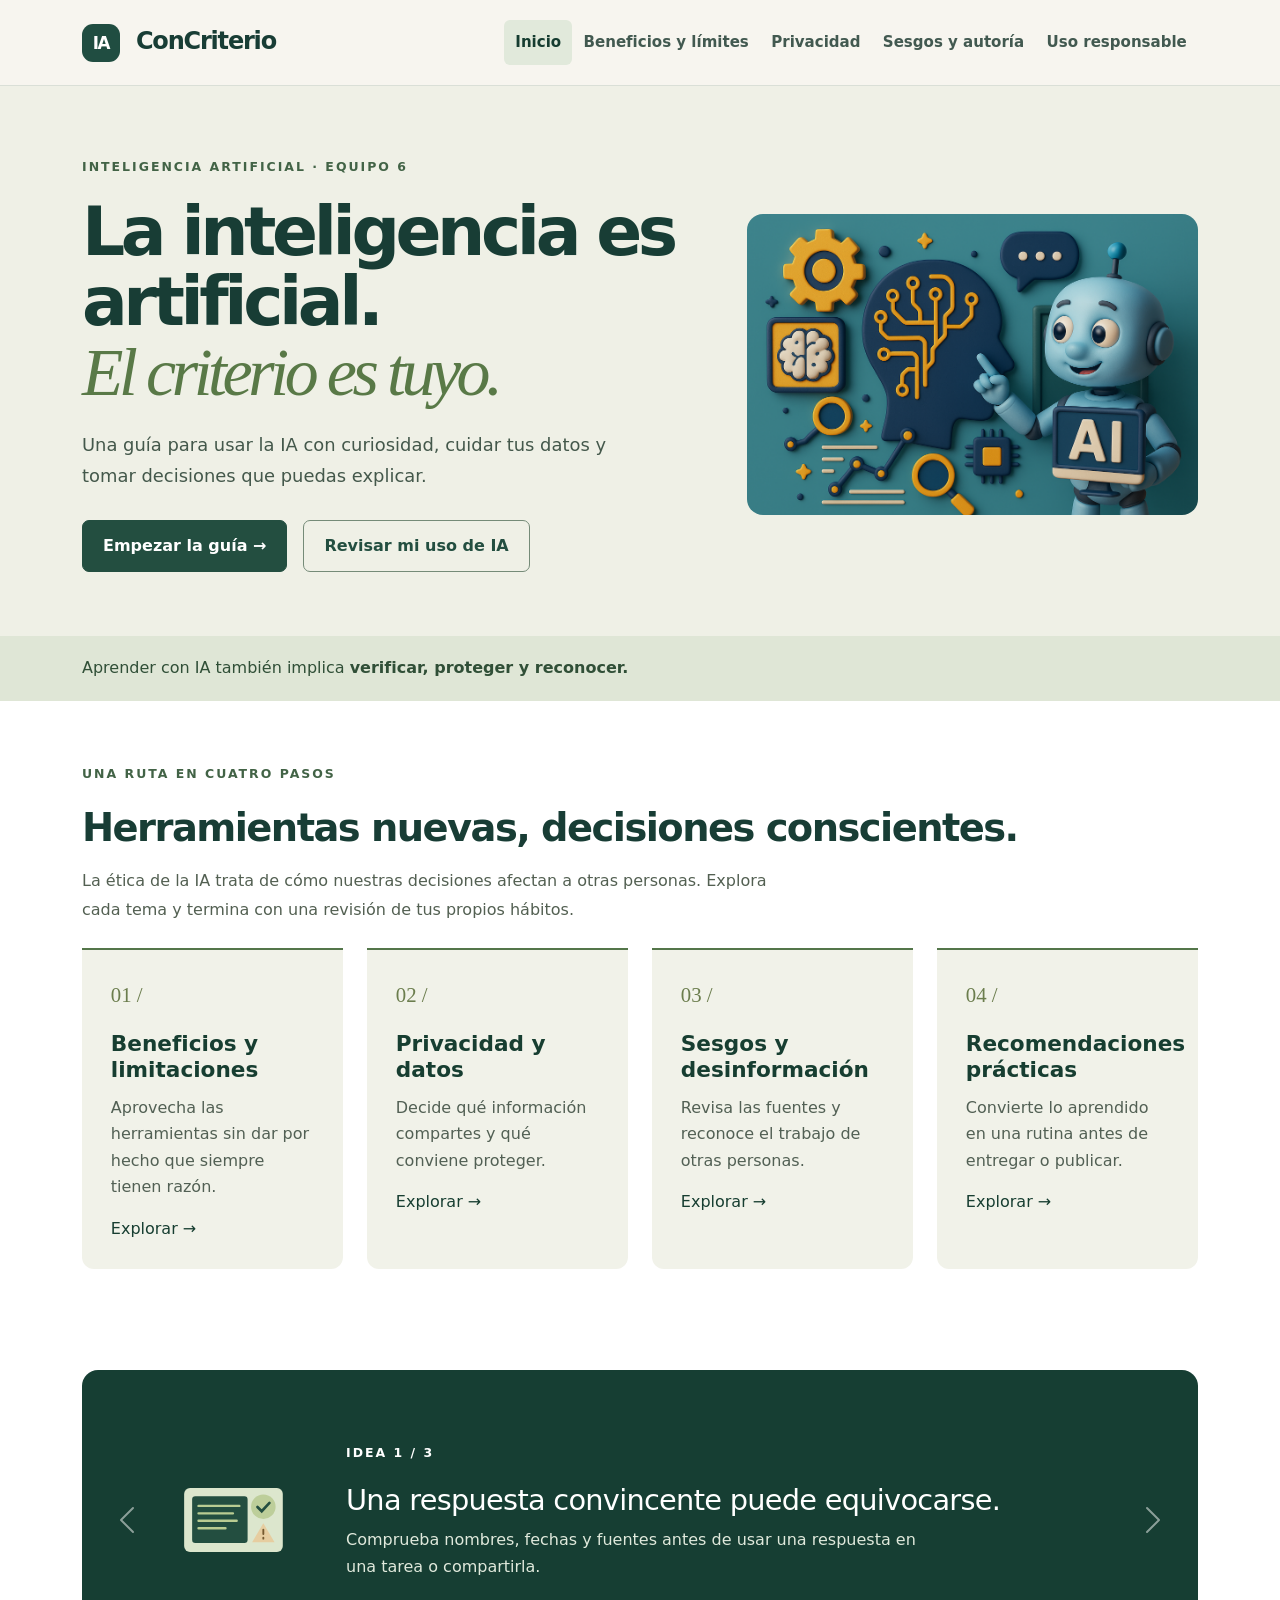
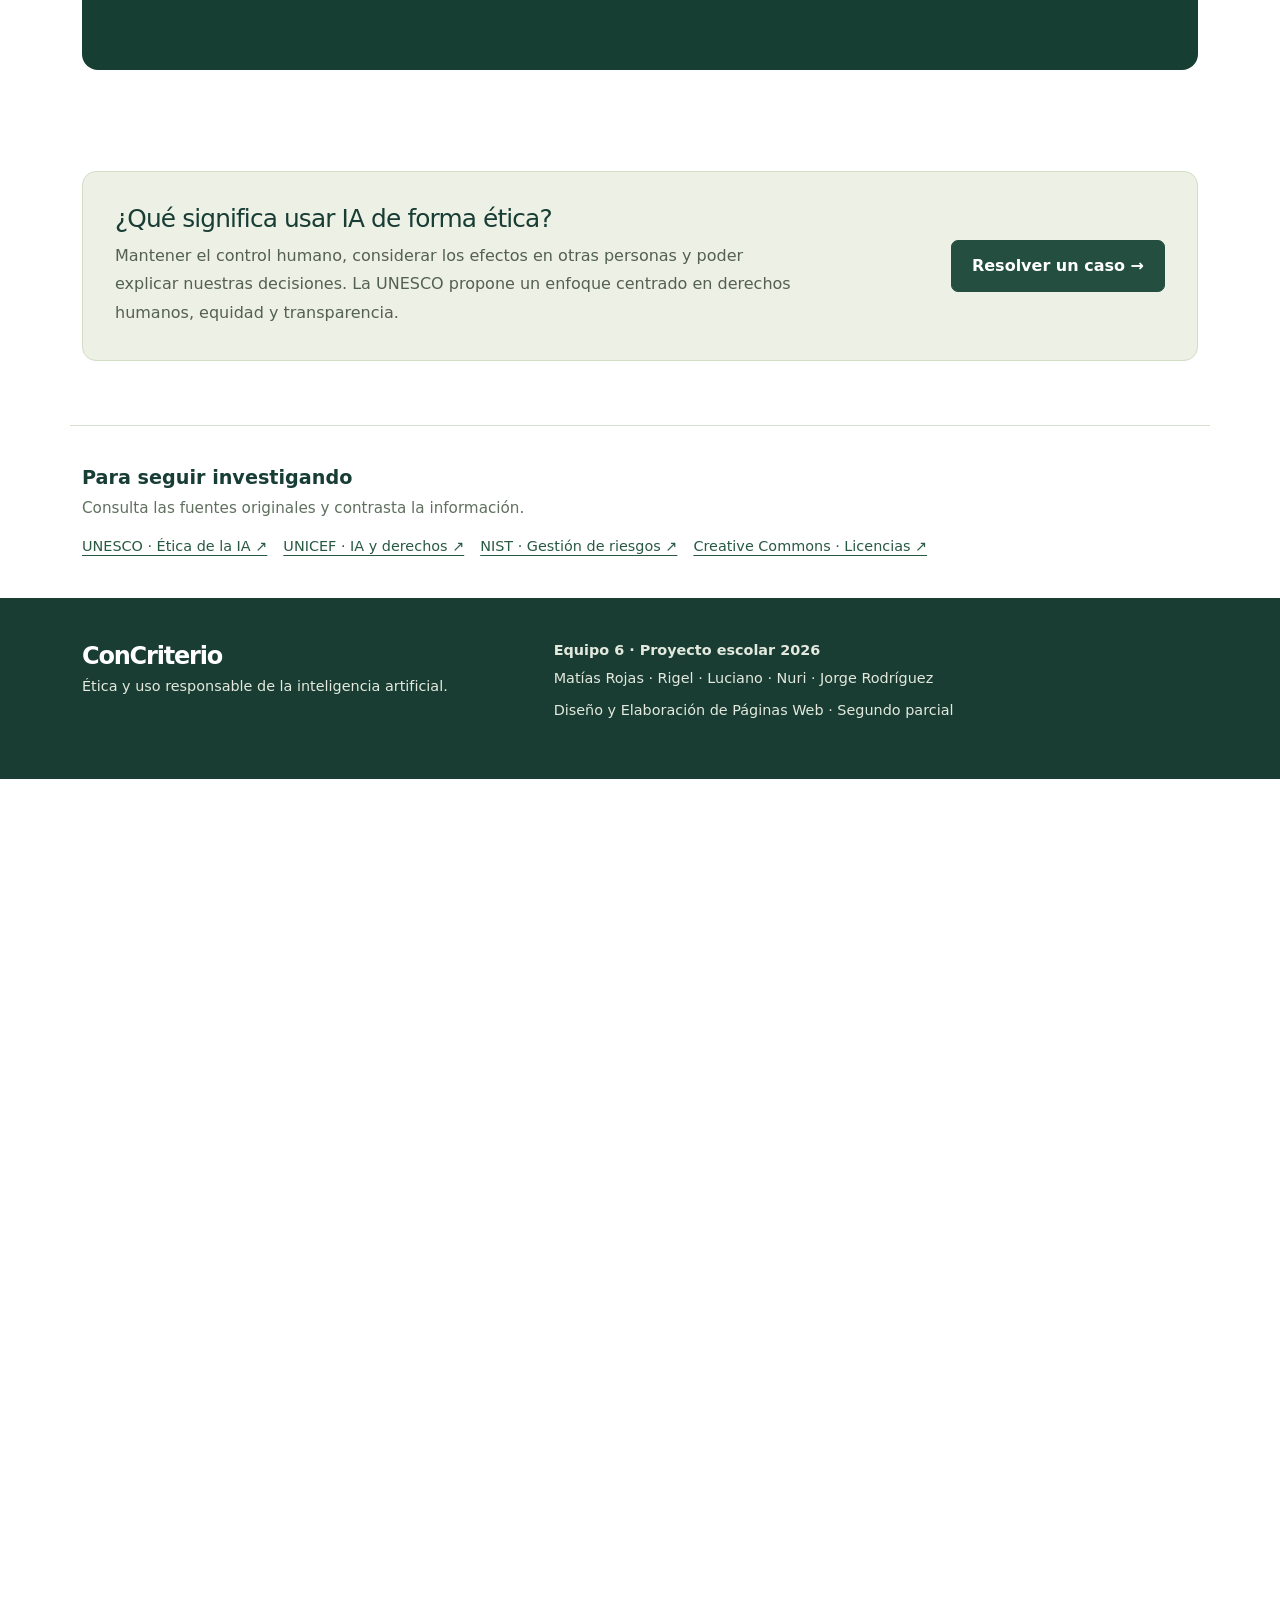
<file: index.html>
<!doctype html>
<html lang="es">
<head>
  <meta charset="utf-8">
  <meta name="viewport" content="width=device-width, initial-scale=1">
  <meta http-equiv="refresh" content="0; url=DEPWP2_Rojas_Matias_WEB_CON_FOTOS/">
  <title>ConCriterio · Equipo 6</title>
</head>
<body>
  <p><a href="DEPWP2_Rojas_Matias_WEB_CON_FOTOS/">Abrir ConCriterio: ética y uso responsable de la inteligencia artificial</a></p>
</body>
</html>
</file>
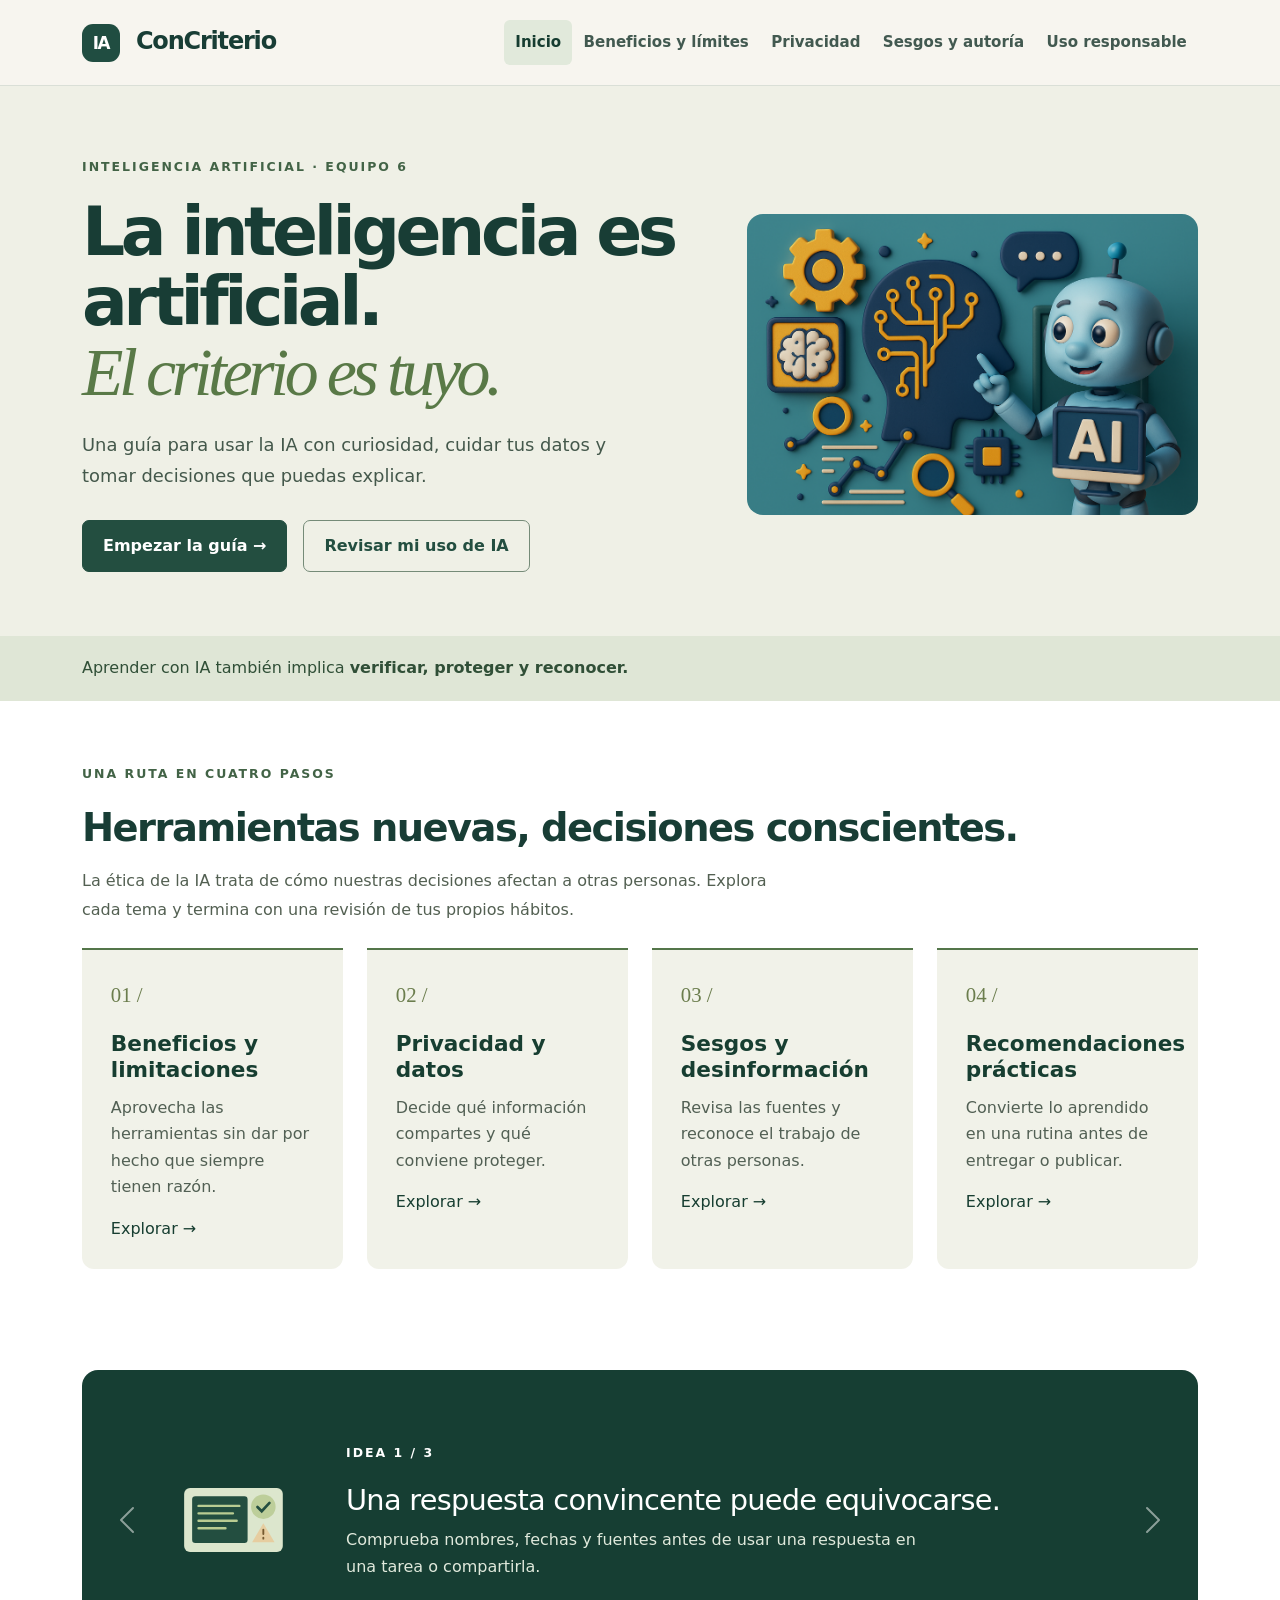
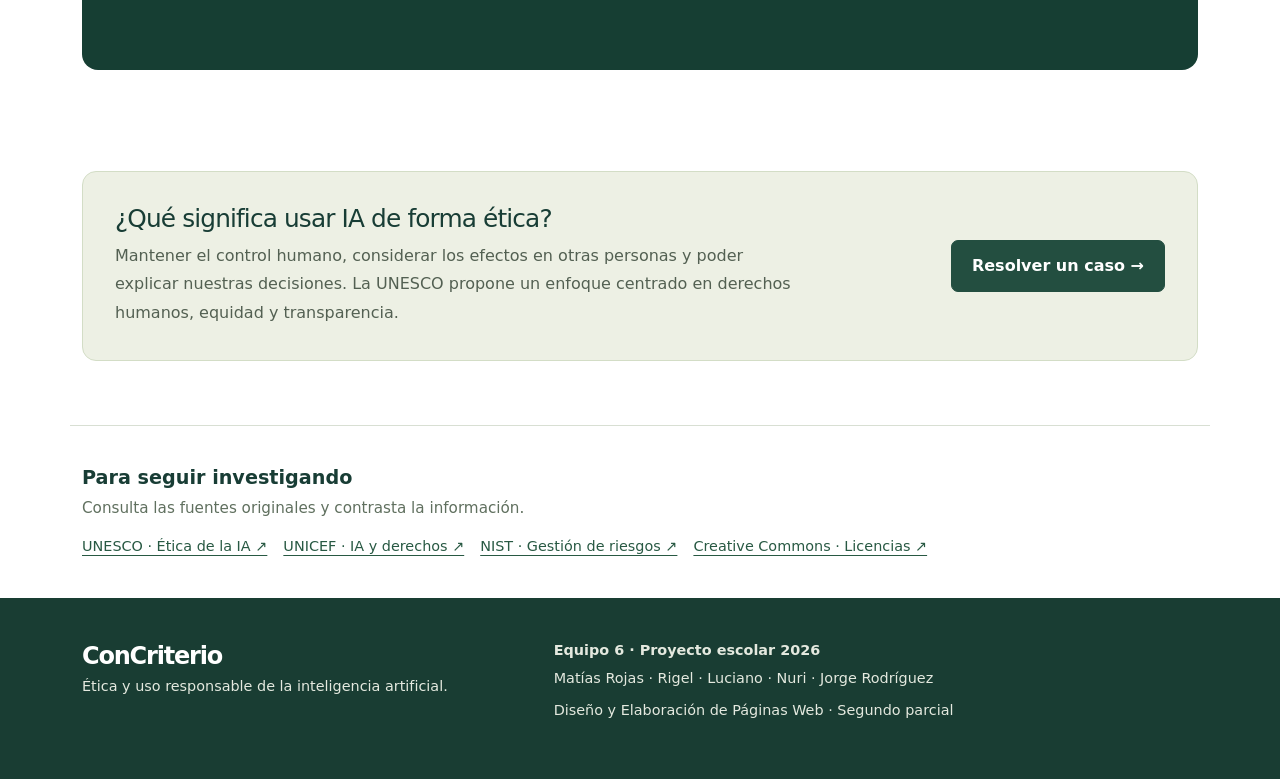
<file: DEPWP2_Rojas_Matias_WEB_CON_FOTOS/index.html>
<!doctype html><html lang="es"><head><meta charset="utf-8"><meta name="viewport" content="width=device-width, initial-scale=1"><title>Ética y uso responsable de la IA | ConCriterio</title><meta name="description" content="Guía escolar sobre beneficios, privacidad, sesgos y uso responsable de la inteligencia artificial."><link rel="icon" href="imagenes/favicon.svg" type="image/svg+xml"><link rel="stylesheet" href="vendor/bootstrap/bootstrap.min.css"><link rel="stylesheet" href="css/estilos.css"></head><body><a class="skip-link" href="#contenido">Saltar al contenido</a><nav class="navbar navbar-expand-lg" aria-label="Navegación principal"><div class="container"><a class="navbar-brand" href="index.html"><span class="brand-icon">IA</span> ConCriterio</a><button class="navbar-toggler" type="button" data-bs-toggle="collapse" data-bs-target="#menu" aria-controls="menu" aria-expanded="false" aria-label="Abrir menú"><span class="navbar-toggler-icon"></span></button><div class="collapse navbar-collapse" id="menu"><ul class="navbar-nav ms-auto"><li class="nav-item"><a class="nav-link active" aria-current="page" href="index.html">Inicio</a></li><li class="nav-item"><a class="nav-link " href="beneficios.html">Beneficios y límites</a></li><li class="nav-item"><a class="nav-link " href="privacidad.html">Privacidad</a></li><li class="nav-item"><a class="nav-link " href="sesgos.html">Sesgos y autoría</a></li><li class="nav-item"><a class="nav-link " href="recomendaciones.html">Uso responsable</a></li></ul></div></div></nav><main id="contenido"><header class="hero"><div class="container"><div class="row align-items-center g-4"><div class="col-lg-7"><p class="eyebrow">INTELIGENCIA ARTIFICIAL · EQUIPO 6</p><h1 class="hero-title">La inteligencia es artificial.<br><span class="accent">El criterio es tuyo.</span></h1><p class="hero-copy">Una guía para usar la IA con curiosidad, cuidar tus datos y tomar decisiones que puedas explicar.</p><div class="hero-actions"><a class="btn btn-primary" href="beneficios.html">Empezar la guía →</a><a class="btn btn-outline-dark" href="recomendaciones.html#autoevaluacion">Revisar mi uso de IA</a></div></div><div class="col-lg-5"><img class="hero-image photo-image" src="imagenes/ia-criterio.png" alt="Robot junto a un perfil humano con circuitos y herramientas de inteligencia artificial" width="1024" height="683"></div></div></div></header><div class="intro-strip"><div class="container">Aprender con IA también implica <strong>verificar, proteger y reconocer.</strong></div></div><section class="section container"><p class="eyebrow">UNA RUTA EN CUATRO PASOS</p><h2 class="section-title">Herramientas nuevas, decisiones conscientes.</h2><p class="section-copy mb-4">La ética de la IA trata de cómo nuestras decisiones afectan a otras personas. Explora cada tema y termina con una revisión de tus propios hábitos.</p><div class="row g-4"><div class="col-md-6 col-xl-3"><a class="route-card" href="beneficios.html"><span class="number">01 /</span><h3 class="route-title">Beneficios y limitaciones</h3><p class="route-copy">Aprovecha las herramientas sin dar por hecho que siempre tienen razón.</p><span aria-hidden="true">Explorar →</span></a></div><div class="col-md-6 col-xl-3"><a class="route-card" href="privacidad.html"><span class="number">02 /</span><h3 class="route-title">Privacidad y datos</h3><p class="route-copy">Decide qué información compartes y qué conviene proteger.</p><span aria-hidden="true">Explorar →</span></a></div><div class="col-md-6 col-xl-3"><a class="route-card" href="sesgos.html"><span class="number">03 /</span><h3 class="route-title">Sesgos y desinformación</h3><p class="route-copy">Revisa las fuentes y reconoce el trabajo de otras personas.</p><span aria-hidden="true">Explorar →</span></a></div><div class="col-md-6 col-xl-3"><a class="route-card" href="recomendaciones.html"><span class="number">04 /</span><h3 class="route-title">Recomendaciones prácticas</h3><p class="route-copy">Convierte lo aprendido en una rutina antes de entregar o publicar.</p><span aria-hidden="true">Explorar →</span></a></div></div></section><section class="section-tight container"><div id="ideas" class="carousel slide carousel-panel" aria-label="Ideas para usar IA responsablemente"><div class="carousel-inner"><div class="carousel-item active"><div class="carousel-content"><img class="carousel-art" src="imagenes/beneficios.svg" alt="Documento revisado" width="160" height="160"><div><p class="eyebrow text-white">IDEA 1 / 3</p><h2 class="carousel-heading">Una respuesta convincente puede equivocarse.</h2><p class="carousel-paragraph">Comprueba nombres, fechas y fuentes antes de usar una respuesta en una tarea o compartirla.</p></div></div></div><div class="carousel-item "><div class="carousel-content"><img class="carousel-art" src="imagenes/privacidad.svg" alt="Escudo con candado" width="160" height="160"><div><p class="eyebrow text-white">IDEA 2 / 3</p><h2 class="carousel-heading">Tus datos no son material de práctica.</h2><p class="carousel-paragraph">Utiliza ejemplos ficticios y evita subir contraseñas, documentos personales o información de compañeros.</p></div></div></div><div class="carousel-item "><div class="carousel-content"><img class="carousel-art" src="imagenes/sesgos.svg" alt="Balanza que representa equidad" width="160" height="160"><div><p class="eyebrow text-white">IDEA 3 / 3</p><h2 class="carousel-heading">Lo que compartes también es tu responsabilidad.</h2><p class="carousel-paragraph">Busca perspectivas distintas, reconoce las fuentes y explica cuándo utilizaste ayuda de IA.</p></div></div></div></div><button class="carousel-control-prev" type="button" data-bs-target="#ideas" data-bs-slide="prev"><span class="carousel-control-prev-icon" aria-hidden="true"></span><span class="visually-hidden">Idea anterior</span></button><button class="carousel-control-next" type="button" data-bs-target="#ideas" data-bs-slide="next"><span class="carousel-control-next-icon" aria-hidden="true"></span><span class="visually-hidden">Idea siguiente</span></button></div></section><section class="section container"><div class="panel"><div class="row align-items-center g-3"><div class="col-lg-8"><h2 class="panel-title">¿Qué significa usar IA de forma ética?</h2><p class="mb-0 section-copy">Mantener el control humano, considerar los efectos en otras personas y poder explicar nuestras decisiones. La UNESCO propone un enfoque centrado en derechos humanos, equidad y transparencia.</p></div><div class="col-lg-4 text-lg-end"><button class="btn btn-primary" data-bs-toggle="modal" data-bs-target="#casoModal" type="button">Resolver un caso →</button></div></div></div></section><div class="modal fade" id="casoModal" tabindex="-1" aria-labelledby="casoTitulo" aria-hidden="true"><div class="modal-dialog modal-dialog-centered"><div class="modal-content"><div class="modal-header"><h2 class="modal-title fs-5" id="casoTitulo">Caso de práctica</h2><button class="btn-close" type="button" data-bs-dismiss="modal" aria-label="Cerrar"></button></div><div class="modal-body"><p>Una IA crea una cita y la atribuye a una científica. El enlace que ofrece no existe. ¿Qué harías?</p><button class="btn btn-outline-dark w-100 mb-2" type="button" data-case="bad">Usarla porque suena profesional</button><button class="btn btn-primary w-100" type="button" data-case="good">Buscar la fuente y eliminarla si no se verifica</button><p id="casoResultado" class="mt-3 mb-0" role="status" aria-live="polite"></p></div></div></div></div></main><section class="sources container" aria-labelledby="fuentes"><h2 id="fuentes">Para seguir investigando</h2><p>Consulta las fuentes originales y contrasta la información.</p><div class="d-flex flex-wrap gap-3"><a href="https://www.unesco.org/en/artificial-intelligence/recommendation-ethics" target="_blank" rel="noopener noreferrer">UNESCO · Ética de la IA ↗</a><a href="https://www.unicef.org/innocenti/reports/policy-guidance-ai-children" target="_blank" rel="noopener noreferrer">UNICEF · IA y derechos ↗</a><a href="https://www.nist.gov/itl/ai-risk-management-framework" target="_blank" rel="noopener noreferrer">NIST · Gestión de riesgos ↗</a><a href="https://creativecommons.org/cc-licenses/" target="_blank" rel="noopener noreferrer">Creative Commons · Licencias ↗</a></div></section><footer class="footer"><div class="container"><div class="row g-3"><div class="col-lg-5"><a href="index.html" class="footer-brand">ConCriterio</a><p>Ética y uso responsable de la inteligencia artificial.</p></div><div class="col-lg-7"><p class="mb-1"><strong>Equipo 6 · Proyecto escolar 2026</strong></p><p class="mb-0">Matías Rojas · Rigel · Luciano · Nuri · Jorge Rodríguez</p><p class="small mt-2">Diseño y Elaboración de Páginas Web · Segundo parcial</p></div></div></div></footer><script src="vendor/bootstrap/bootstrap.bundle.min.js"></script><script src="js/sitio.js"></script></body></html>
</file>
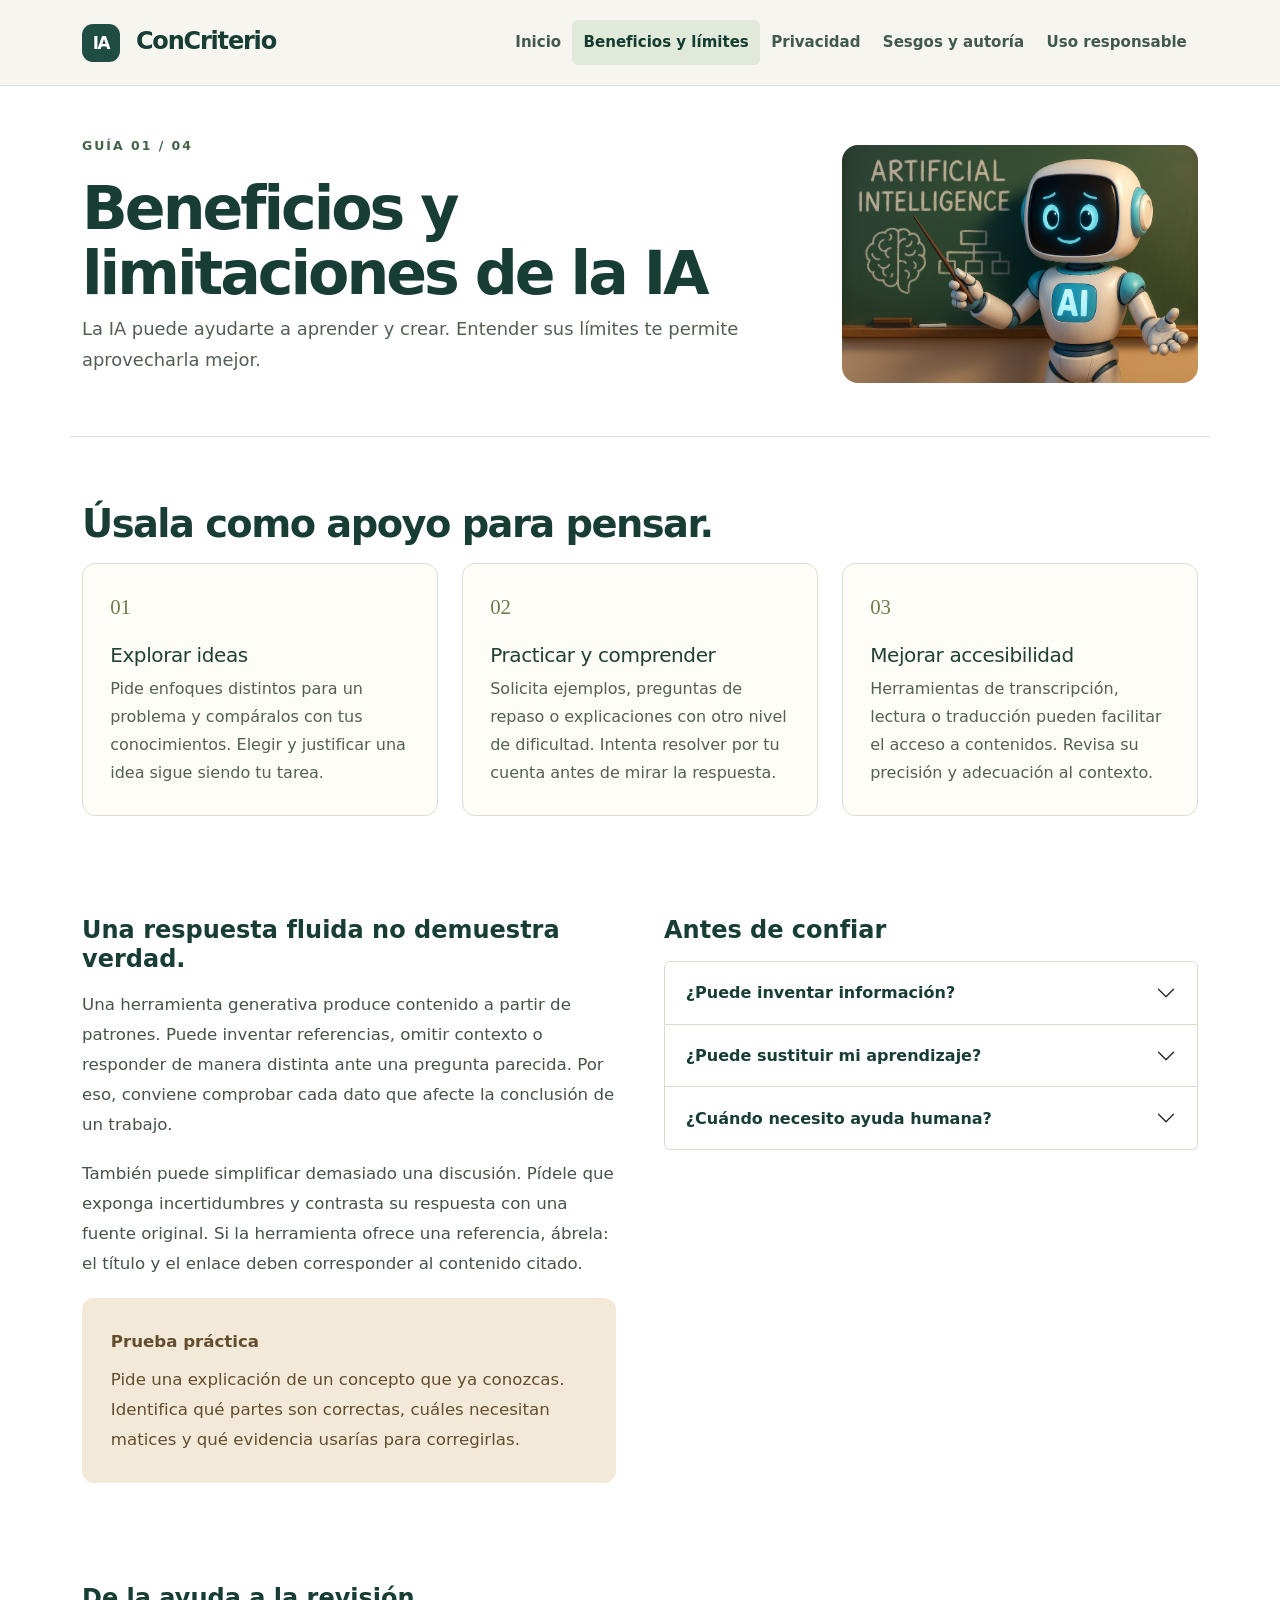
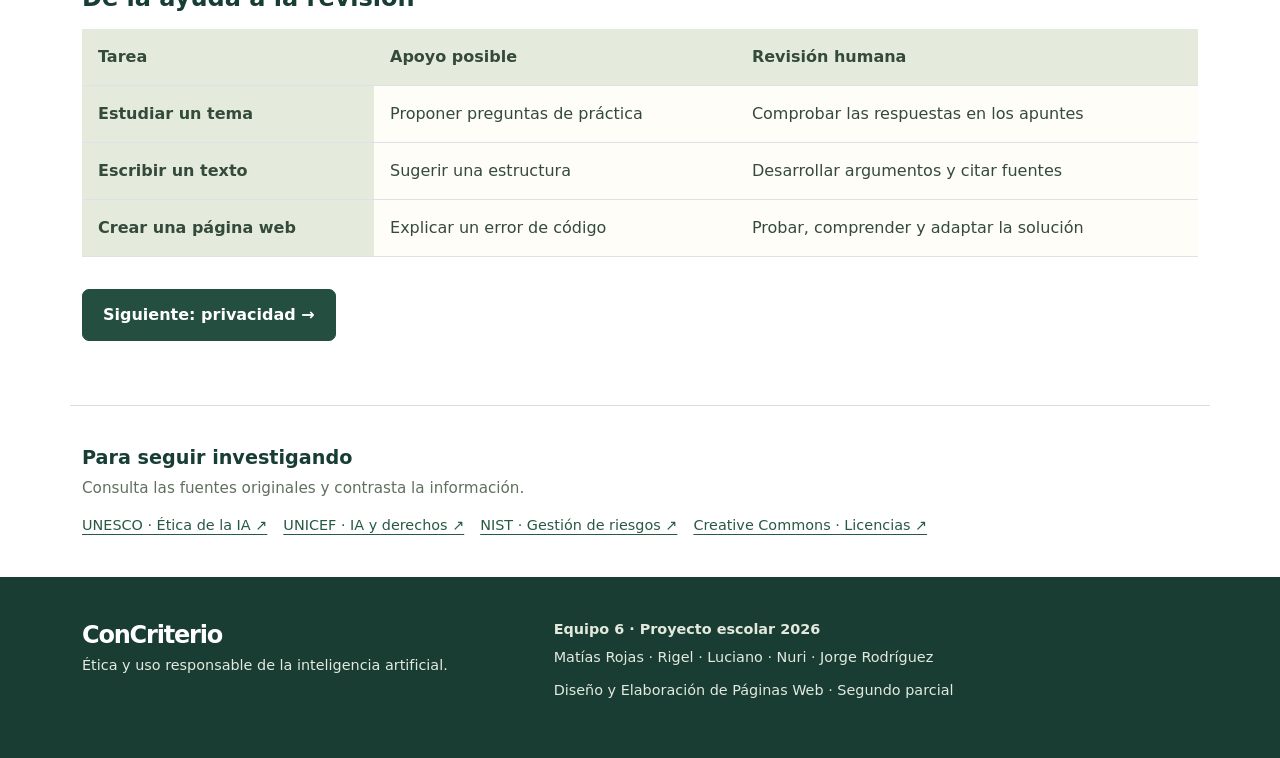
<file: DEPWP2_Rojas_Matias_WEB_CON_FOTOS/beneficios.html>
<!doctype html><html lang="es"><head><meta charset="utf-8"><meta name="viewport" content="width=device-width, initial-scale=1"><title>Beneficios y limitaciones | ConCriterio</title><meta name="description" content="Qué puede aportar la IA al aprendizaje y qué revisar antes de confiar en una respuesta."><link rel="icon" href="imagenes/favicon.svg" type="image/svg+xml"><link rel="stylesheet" href="vendor/bootstrap/bootstrap.min.css"><link rel="stylesheet" href="css/estilos.css"></head><body><a class="skip-link" href="#contenido">Saltar al contenido</a><nav class="navbar navbar-expand-lg" aria-label="Navegación principal"><div class="container"><a class="navbar-brand" href="index.html"><span class="brand-icon">IA</span> ConCriterio</a><button class="navbar-toggler" type="button" data-bs-toggle="collapse" data-bs-target="#menu" aria-controls="menu" aria-expanded="false" aria-label="Abrir menú"><span class="navbar-toggler-icon"></span></button><div class="collapse navbar-collapse" id="menu"><ul class="navbar-nav ms-auto"><li class="nav-item"><a class="nav-link " href="index.html">Inicio</a></li><li class="nav-item"><a class="nav-link active" aria-current="page" href="beneficios.html">Beneficios y límites</a></li><li class="nav-item"><a class="nav-link " href="privacidad.html">Privacidad</a></li><li class="nav-item"><a class="nav-link " href="sesgos.html">Sesgos y autoría</a></li><li class="nav-item"><a class="nav-link " href="recomendaciones.html">Uso responsable</a></li></ul></div></div></nav><main id="contenido"><header class="page-head container"><div class="row align-items-center g-4"><div class="col-lg-8"><p class="eyebrow">GUÍA 01 / 04</p><h1>Beneficios y limitaciones de la IA</h1><p class="lead">La IA puede ayudarte a aprender y crear. Entender sus límites te permite aprovecharla mejor.</p></div><div class="col-lg-4"><img class="topic-image img-fluid photo-image" src="imagenes/ia-aprendizaje.png" alt="Robot explicando inteligencia artificial frente a un pizarrón" width="1024" height="683"></div></div></header><section class="section container"><h2 class="section-title">Úsala como apoyo para pensar.</h2><div class="row g-4"><div class="col-md-6 col-lg-4"><article class="card h-100"><div class="card-body"><span class="number">01</span><h3 class="card-title">Explorar ideas</h3><p class="card-text">Pide enfoques distintos para un problema y compáralos con tus conocimientos. Elegir y justificar una idea sigue siendo tu tarea.</p></div></article></div><div class="col-md-6 col-lg-4"><article class="card h-100"><div class="card-body"><span class="number">02</span><h3 class="card-title">Practicar y comprender</h3><p class="card-text">Solicita ejemplos, preguntas de repaso o explicaciones con otro nivel de dificultad. Intenta resolver por tu cuenta antes de mirar la respuesta.</p></div></article></div><div class="col-md-6 col-lg-4"><article class="card h-100"><div class="card-body"><span class="number">03</span><h3 class="card-title">Mejorar accesibilidad</h3><p class="card-text">Herramientas de transcripción, lectura o traducción pueden facilitar el acceso a contenidos. Revisa su precisión y adecuación al contexto.</p></div></article></div></div></section><section class="section-tight container"><div class="row g-5"><div class="col-lg-6 reading"><h2 class="subheading">Una respuesta fluida no demuestra verdad.</h2><p>Una herramienta generativa produce contenido a partir de patrones. Puede inventar referencias, omitir contexto o responder de manera distinta ante una pregunta parecida. Por eso, conviene comprobar cada dato que afecte la conclusión de un trabajo.</p><p>También puede simplificar demasiado una discusión. Pídele que exponga incertidumbres y contrasta su respuesta con una fuente original. Si la herramienta ofrece una referencia, ábrela: el título y el enlace deben corresponder al contenido citado.</p><div class="quote-panel"><strong>Prueba práctica</strong><p class="mb-0 mt-2">Pide una explicación de un concepto que ya conozcas. Identifica qué partes son correctas, cuáles necesitan matices y qué evidencia usarías para corregirlas.</p></div></div><div class="col-lg-6"><h2 class="subheading">Antes de confiar</h2><div class="accordion" id="limites"><div class="accordion-item"><h3 class="accordion-header"><button class="accordion-button collapsed" type="button" data-bs-toggle="collapse" data-bs-target="#limites0" aria-expanded="false" aria-controls="limites0">¿Puede inventar información?</button></h3><div id="limites0" class="accordion-collapse collapse" data-bs-parent="#limites"><div class="accordion-body">Sí. Un texto puede incluir datos o referencias que no se sostienen. Busca el documento original, verifica la fecha y comprueba que la fuente respalde la afirmación.</div></div></div><div class="accordion-item"><h3 class="accordion-header"><button class="accordion-button collapsed" type="button" data-bs-toggle="collapse" data-bs-target="#limites1" aria-expanded="false" aria-controls="limites1">¿Puede sustituir mi aprendizaje?</button></h3><div id="limites1" class="accordion-collapse collapse" data-bs-parent="#limites"><div class="accordion-body">Utiliza las sugerencias para practicar, comparar y revisar. Si no puedes explicar el resultado con tus palabras, vuelve a estudiar el procedimiento antes de entregarlo.</div></div></div><div class="accordion-item"><h3 class="accordion-header"><button class="accordion-button collapsed" type="button" data-bs-toggle="collapse" data-bs-target="#limites2" aria-expanded="false" aria-controls="limites2">¿Cuándo necesito ayuda humana?</button></h3><div id="limites2" class="accordion-collapse collapse" data-bs-parent="#limites"><div class="accordion-body">Si una decisión afecta la salud, seguridad, derechos o bienestar de alguien, consulta a una persona competente y no dependas únicamente de una respuesta automática.</div></div></div></div></div></div></section><section class="section container"><h2 class="subheading">De la ayuda a la revisión</h2><div class="table-wrap"><table class="table comparison"><thead><tr><th scope="col">Tarea</th><th scope="col">Apoyo posible</th><th scope="col">Revisión humana</th></tr></thead><tbody><tr><th scope="row">Estudiar un tema</th><td>Proponer preguntas de práctica</td><td>Comprobar las respuestas en los apuntes</td></tr><tr><th scope="row">Escribir un texto</th><td>Sugerir una estructura</td><td>Desarrollar argumentos y citar fuentes</td></tr><tr><th scope="row">Crear una página web</th><td>Explicar un error de código</td><td>Probar, comprender y adaptar la solución</td></tr></tbody></table></div><a class="btn btn-primary mt-3" href="privacidad.html">Siguiente: privacidad →</a></section></main><section class="sources container" aria-labelledby="fuentes"><h2 id="fuentes">Para seguir investigando</h2><p>Consulta las fuentes originales y contrasta la información.</p><div class="d-flex flex-wrap gap-3"><a href="https://www.unesco.org/en/artificial-intelligence/recommendation-ethics" target="_blank" rel="noopener noreferrer">UNESCO · Ética de la IA ↗</a><a href="https://www.unicef.org/innocenti/reports/policy-guidance-ai-children" target="_blank" rel="noopener noreferrer">UNICEF · IA y derechos ↗</a><a href="https://www.nist.gov/itl/ai-risk-management-framework" target="_blank" rel="noopener noreferrer">NIST · Gestión de riesgos ↗</a><a href="https://creativecommons.org/cc-licenses/" target="_blank" rel="noopener noreferrer">Creative Commons · Licencias ↗</a></div></section><footer class="footer"><div class="container"><div class="row g-3"><div class="col-lg-5"><a href="index.html" class="footer-brand">ConCriterio</a><p>Ética y uso responsable de la inteligencia artificial.</p></div><div class="col-lg-7"><p class="mb-1"><strong>Equipo 6 · Proyecto escolar 2026</strong></p><p class="mb-0">Matías Rojas · Rigel · Luciano · Nuri · Jorge Rodríguez</p><p class="small mt-2">Diseño y Elaboración de Páginas Web · Segundo parcial</p></div></div></div></footer><script src="vendor/bootstrap/bootstrap.bundle.min.js"></script><script src="js/sitio.js"></script></body></html>
</file>
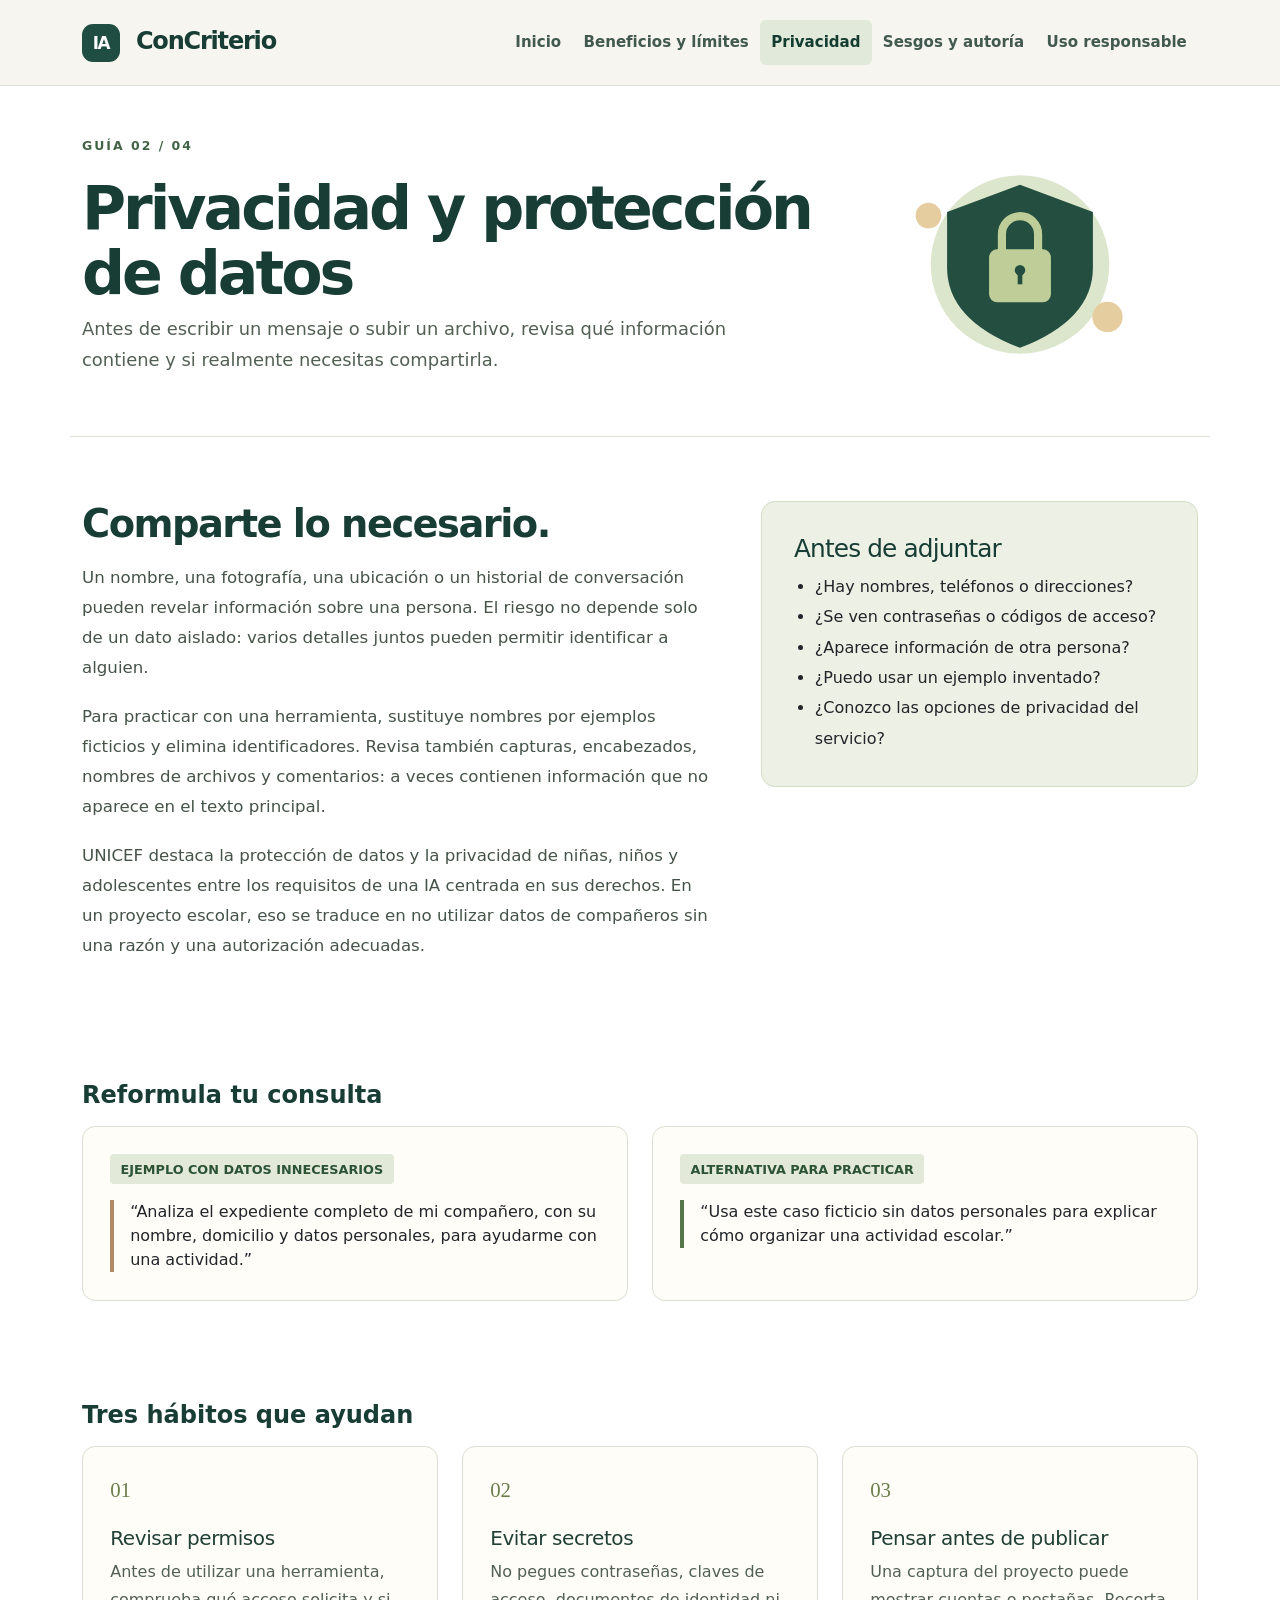
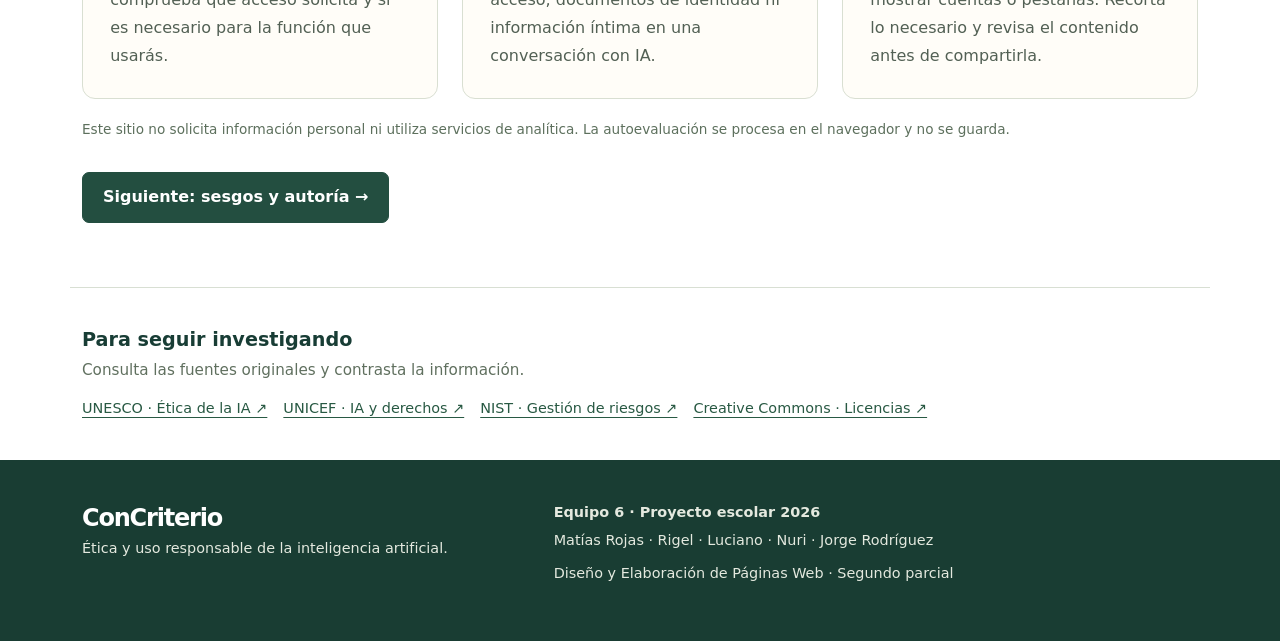
<file: DEPWP2_Rojas_Matias_WEB_CON_FOTOS/privacidad.html>
<!doctype html><html lang="es"><head><meta charset="utf-8"><meta name="viewport" content="width=device-width, initial-scale=1"><title>Privacidad y protección de datos | ConCriterio</title><meta name="description" content="Hábitos para evitar compartir información personal innecesaria al usar IA."><link rel="icon" href="imagenes/favicon.svg" type="image/svg+xml"><link rel="stylesheet" href="vendor/bootstrap/bootstrap.min.css"><link rel="stylesheet" href="css/estilos.css"></head><body><a class="skip-link" href="#contenido">Saltar al contenido</a><nav class="navbar navbar-expand-lg" aria-label="Navegación principal"><div class="container"><a class="navbar-brand" href="index.html"><span class="brand-icon">IA</span> ConCriterio</a><button class="navbar-toggler" type="button" data-bs-toggle="collapse" data-bs-target="#menu" aria-controls="menu" aria-expanded="false" aria-label="Abrir menú"><span class="navbar-toggler-icon"></span></button><div class="collapse navbar-collapse" id="menu"><ul class="navbar-nav ms-auto"><li class="nav-item"><a class="nav-link " href="index.html">Inicio</a></li><li class="nav-item"><a class="nav-link " href="beneficios.html">Beneficios y límites</a></li><li class="nav-item"><a class="nav-link active" aria-current="page" href="privacidad.html">Privacidad</a></li><li class="nav-item"><a class="nav-link " href="sesgos.html">Sesgos y autoría</a></li><li class="nav-item"><a class="nav-link " href="recomendaciones.html">Uso responsable</a></li></ul></div></div></nav><main id="contenido"><header class="page-head container"><div class="row align-items-center g-4"><div class="col-lg-8"><p class="eyebrow">GUÍA 02 / 04</p><h1>Privacidad y protección de datos</h1><p class="lead">Antes de escribir un mensaje o subir un archivo, revisa qué información contiene y si realmente necesitas compartirla.</p></div><div class="col-lg-4"><img class="topic-image img-fluid" src="imagenes/privacidad.svg" alt="Ilustración sobre privacidad y protección de datos" width="600" height="420"></div></div></header><section class="section container"><div class="row g-5"><div class="col-lg-7 reading"><h2 class="section-title">Comparte lo necesario.</h2><p>Un nombre, una fotografía, una ubicación o un historial de conversación pueden revelar información sobre una persona. El riesgo no depende solo de un dato aislado: varios detalles juntos pueden permitir identificar a alguien.</p><p>Para practicar con una herramienta, sustituye nombres por ejemplos ficticios y elimina identificadores. Revisa también capturas, encabezados, nombres de archivos y comentarios: a veces contienen información que no aparece en el texto principal.</p><p>UNICEF destaca la protección de datos y la privacidad de niñas, niños y adolescentes entre los requisitos de una IA centrada en sus derechos. En un proyecto escolar, eso se traduce en no utilizar datos de compañeros sin una razón y una autorización adecuadas.</p></div><div class="col-lg-5"><div class="panel"><h2 class="panel-title">Antes de adjuntar</h2><ul class="content-list mb-0"><li>¿Hay nombres, teléfonos o direcciones?</li><li>¿Se ven contraseñas o códigos de acceso?</li><li>¿Aparece información de otra persona?</li><li>¿Puedo usar un ejemplo inventado?</li><li>¿Conozco las opciones de privacidad del servicio?</li></ul></div></div></div></section><section class="section-tight container"><h2 class="subheading">Reformula tu consulta</h2><div class="row g-4"><div class="col-md-6"><div class="card h-100"><div class="card-body"><p class="case-label">EJEMPLO CON DATOS INNECESARIOS</p><p class="bad-example mb-0">“Analiza el expediente completo de mi compañero, con su nombre, domicilio y datos personales, para ayudarme con una actividad.”</p></div></div></div><div class="col-md-6"><div class="card h-100"><div class="card-body"><p class="case-label">ALTERNATIVA PARA PRACTICAR</p><p class="good-example mb-0">“Usa este caso ficticio sin datos personales para explicar cómo organizar una actividad escolar.”</p></div></div></div></div></section><section class="section container"><h2 class="subheading">Tres hábitos que ayudan</h2><div class="row g-4"><div class="col-md-6 col-lg-4"><article class="card h-100"><div class="card-body"><span class="number">01</span><h3 class="card-title">Revisar permisos</h3><p class="card-text">Antes de utilizar una herramienta, comprueba qué acceso solicita y si es necesario para la función que usarás.</p></div></article></div><div class="col-md-6 col-lg-4"><article class="card h-100"><div class="card-body"><span class="number">02</span><h3 class="card-title">Evitar secretos</h3><p class="card-text">No pegues contraseñas, claves de acceso, documentos de identidad ni información íntima en una conversación con IA.</p></div></article></div><div class="col-md-6 col-lg-4"><article class="card h-100"><div class="card-body"><span class="number">03</span><h3 class="card-title">Pensar antes de publicar</h3><p class="card-text">Una captura del proyecto puede mostrar cuentas o pestañas. Recorta lo necesario y revisa el contenido antes de compartirla.</p></div></article></div></div><p class="citation-note">Este sitio no solicita información personal ni utiliza servicios de analítica. La autoevaluación se procesa en el navegador y no se guarda.</p><a class="btn btn-primary mt-3" href="sesgos.html">Siguiente: sesgos y autoría →</a></section></main><section class="sources container" aria-labelledby="fuentes"><h2 id="fuentes">Para seguir investigando</h2><p>Consulta las fuentes originales y contrasta la información.</p><div class="d-flex flex-wrap gap-3"><a href="https://www.unesco.org/en/artificial-intelligence/recommendation-ethics" target="_blank" rel="noopener noreferrer">UNESCO · Ética de la IA ↗</a><a href="https://www.unicef.org/innocenti/reports/policy-guidance-ai-children" target="_blank" rel="noopener noreferrer">UNICEF · IA y derechos ↗</a><a href="https://www.nist.gov/itl/ai-risk-management-framework" target="_blank" rel="noopener noreferrer">NIST · Gestión de riesgos ↗</a><a href="https://creativecommons.org/cc-licenses/" target="_blank" rel="noopener noreferrer">Creative Commons · Licencias ↗</a></div></section><footer class="footer"><div class="container"><div class="row g-3"><div class="col-lg-5"><a href="index.html" class="footer-brand">ConCriterio</a><p>Ética y uso responsable de la inteligencia artificial.</p></div><div class="col-lg-7"><p class="mb-1"><strong>Equipo 6 · Proyecto escolar 2026</strong></p><p class="mb-0">Matías Rojas · Rigel · Luciano · Nuri · Jorge Rodríguez</p><p class="small mt-2">Diseño y Elaboración de Páginas Web · Segundo parcial</p></div></div></div></footer><script src="vendor/bootstrap/bootstrap.bundle.min.js"></script><script src="js/sitio.js"></script></body></html>
</file>
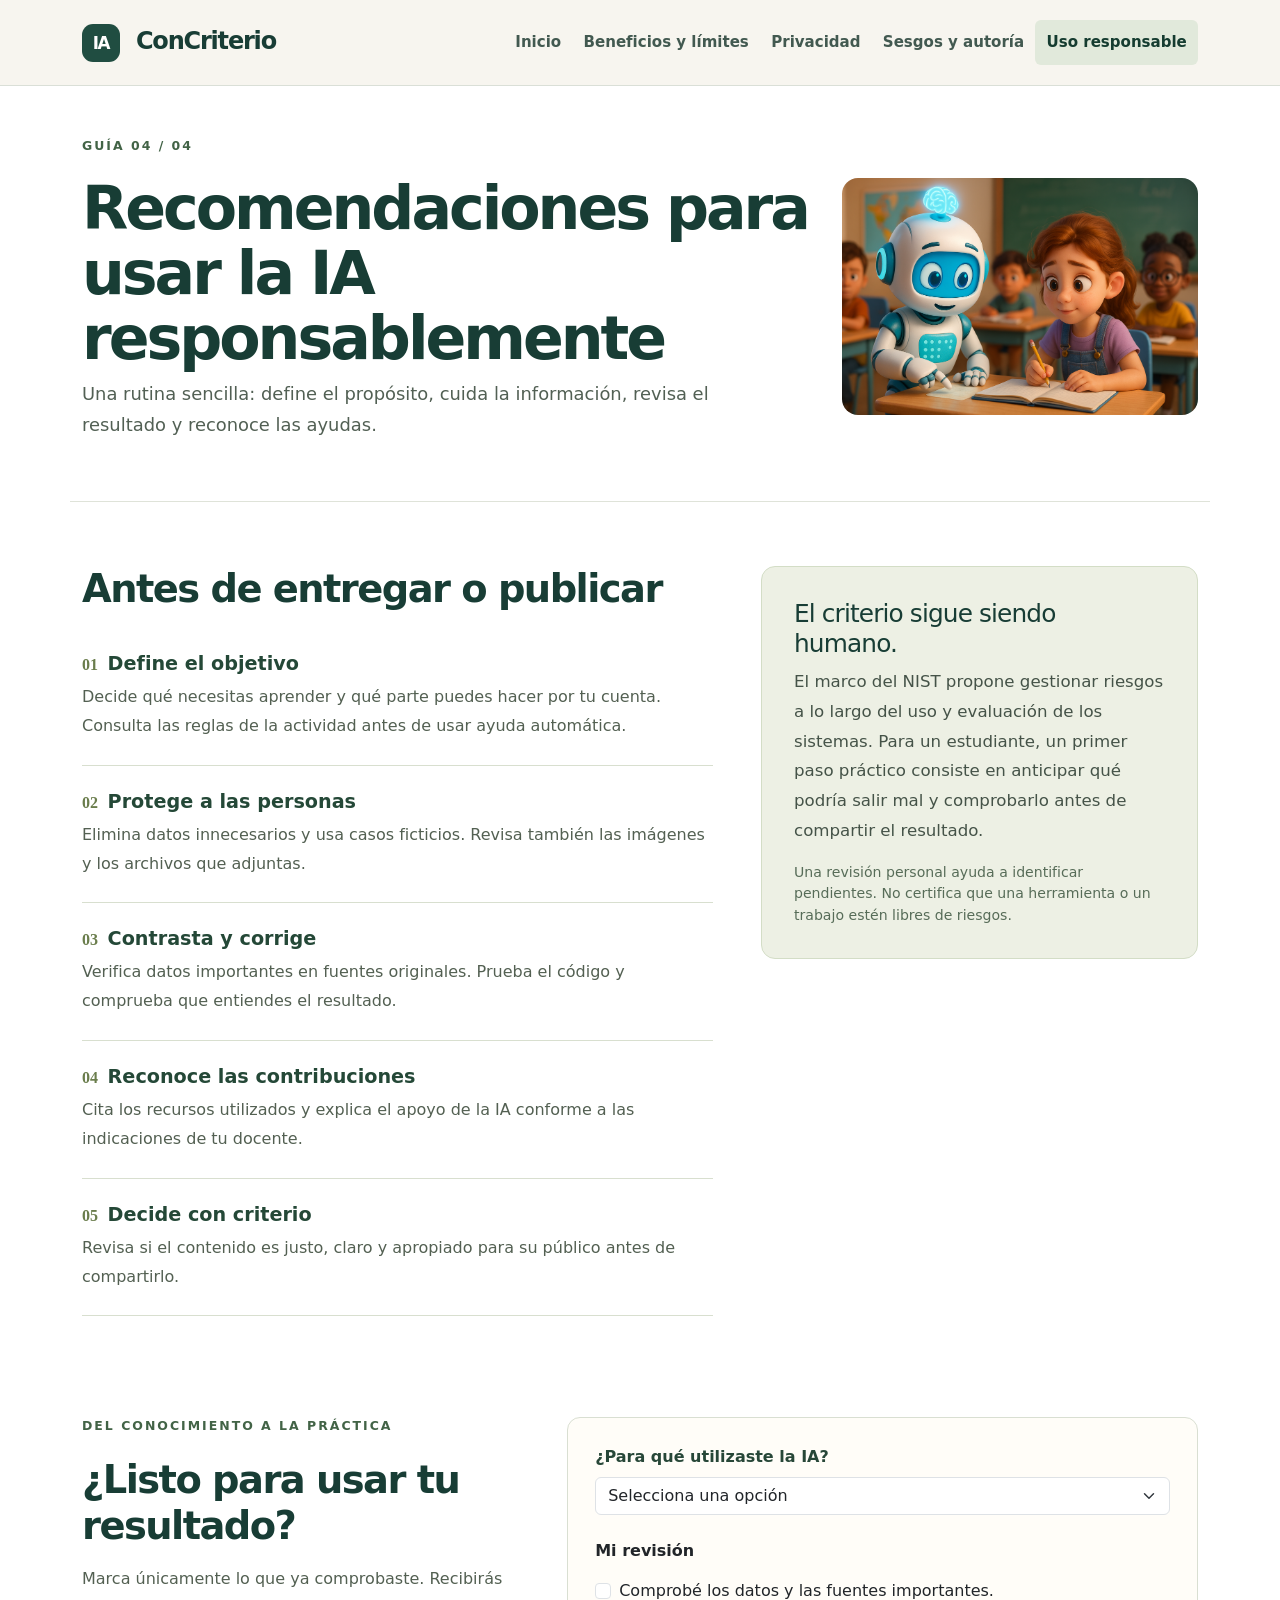
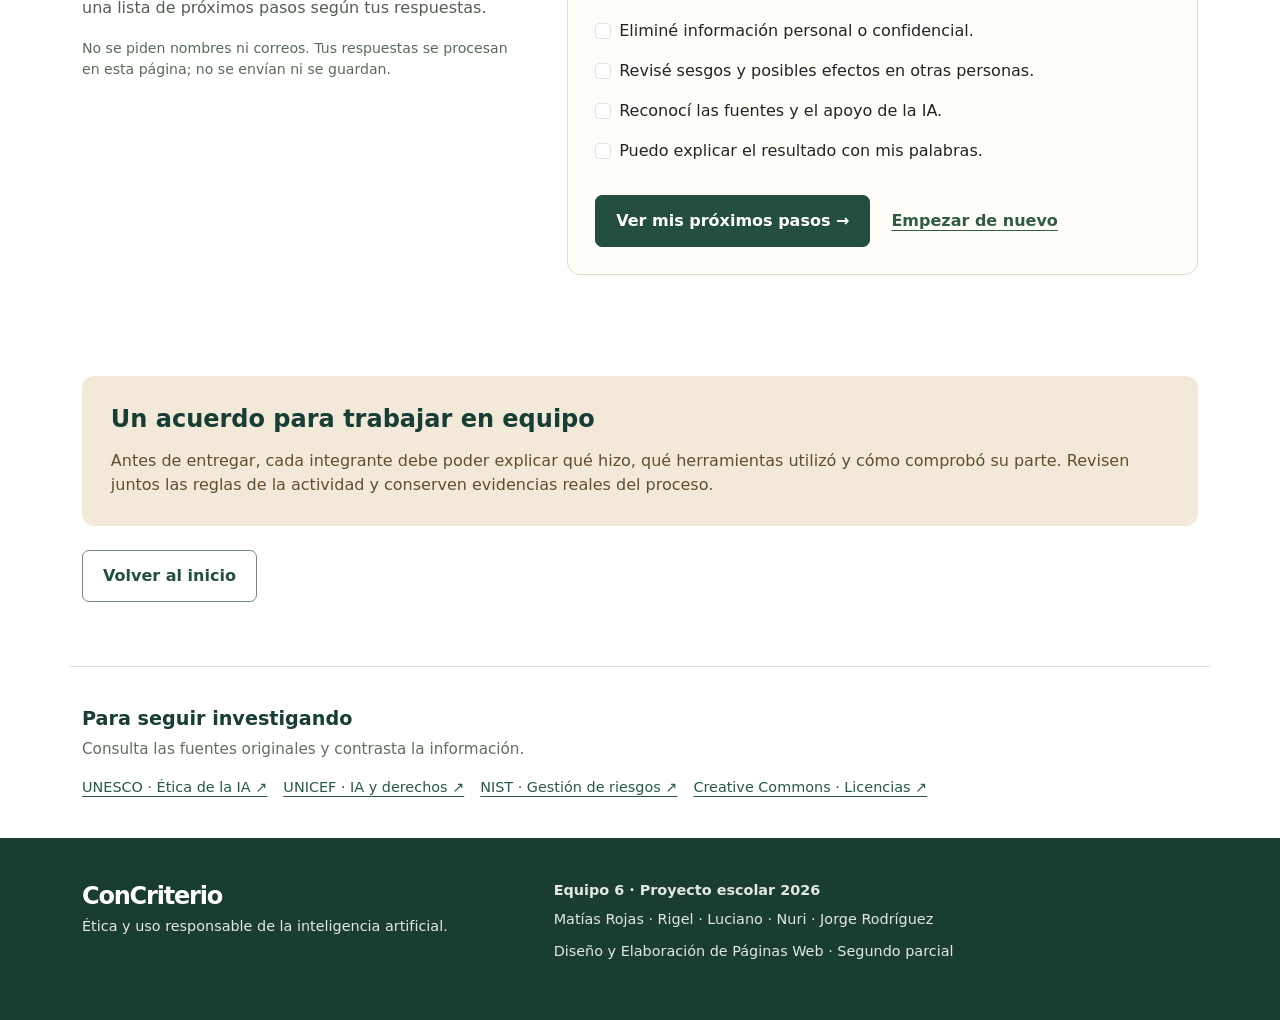
<file: DEPWP2_Rojas_Matias_WEB_CON_FOTOS/recomendaciones.html>
<!doctype html><html lang="es"><head><meta charset="utf-8"><meta name="viewport" content="width=device-width, initial-scale=1"><title>Recomendaciones para un uso responsable | ConCriterio</title><meta name="description" content="Una rutina de revisión y una autoevaluación local sobre el uso responsable de la IA."><link rel="icon" href="imagenes/favicon.svg" type="image/svg+xml"><link rel="stylesheet" href="vendor/bootstrap/bootstrap.min.css"><link rel="stylesheet" href="css/estilos.css"></head><body><a class="skip-link" href="#contenido">Saltar al contenido</a><nav class="navbar navbar-expand-lg" aria-label="Navegación principal"><div class="container"><a class="navbar-brand" href="index.html"><span class="brand-icon">IA</span> ConCriterio</a><button class="navbar-toggler" type="button" data-bs-toggle="collapse" data-bs-target="#menu" aria-controls="menu" aria-expanded="false" aria-label="Abrir menú"><span class="navbar-toggler-icon"></span></button><div class="collapse navbar-collapse" id="menu"><ul class="navbar-nav ms-auto"><li class="nav-item"><a class="nav-link " href="index.html">Inicio</a></li><li class="nav-item"><a class="nav-link " href="beneficios.html">Beneficios y límites</a></li><li class="nav-item"><a class="nav-link " href="privacidad.html">Privacidad</a></li><li class="nav-item"><a class="nav-link " href="sesgos.html">Sesgos y autoría</a></li><li class="nav-item"><a class="nav-link active" aria-current="page" href="recomendaciones.html">Uso responsable</a></li></ul></div></div></nav><main id="contenido"><header class="page-head container"><div class="row align-items-center g-4"><div class="col-lg-8"><p class="eyebrow">GUÍA 04 / 04</p><h1>Recomendaciones para usar la IA responsablemente</h1><p class="lead">Una rutina sencilla: define el propósito, cuida la información, revisa el resultado y reconoce las ayudas.</p></div><div class="col-lg-4"><img class="topic-image img-fluid photo-image" src="imagenes/ia-acompanamiento.png" alt="Estudiante escribiendo en su cuaderno acompañada por un robot educativo" width="1024" height="683"></div></div></header><section class="section container"><div class="row g-5"><div class="col-lg-7"><h2 class="section-title">Antes de entregar o publicar</h2><article class="step"><h3 class="step-title"><span class="step-number">01</span>Define el objetivo</h3><p class="section-copy mb-0">Decide qué necesitas aprender y qué parte puedes hacer por tu cuenta. Consulta las reglas de la actividad antes de usar ayuda automática.</p></article><article class="step"><h3 class="step-title"><span class="step-number">02</span>Protege a las personas</h3><p class="section-copy mb-0">Elimina datos innecesarios y usa casos ficticios. Revisa también las imágenes y los archivos que adjuntas.</p></article><article class="step"><h3 class="step-title"><span class="step-number">03</span>Contrasta y corrige</h3><p class="section-copy mb-0">Verifica datos importantes en fuentes originales. Prueba el código y comprueba que entiendes el resultado.</p></article><article class="step"><h3 class="step-title"><span class="step-number">04</span>Reconoce las contribuciones</h3><p class="section-copy mb-0">Cita los recursos utilizados y explica el apoyo de la IA conforme a las indicaciones de tu docente.</p></article><article class="step"><h3 class="step-title"><span class="step-number">05</span>Decide con criterio</h3><p class="section-copy mb-0">Revisa si el contenido es justo, claro y apropiado para su público antes de compartirlo.</p></article></div><div class="col-lg-5"><div class="panel"><h2 class="panel-title">El criterio sigue siendo humano.</h2><p class="reading">El marco del NIST propone gestionar riesgos a lo largo del uso y evaluación de los sistemas. Para un estudiante, un primer paso práctico consiste en anticipar qué podría salir mal y comprobarlo antes de compartir el resultado.</p><p class="privacy-note mb-0">Una revisión personal ayuda a identificar pendientes. No certifica que una herramienta o un trabajo estén libres de riesgos.</p></div></div></div></section><section class="section-tight container" id="autoevaluacion"><div class="row g-5"><div class="col-lg-5"><p class="eyebrow">DEL CONOCIMIENTO A LA PRÁCTICA</p><h2 class="section-title">¿Listo para usar tu resultado?</h2><p class="section-copy">Marca únicamente lo que ya comprobaste. Recibirás una lista de próximos pasos según tus respuestas.</p><p class="privacy-note">No se piden nombres ni correos. Tus respuestas se procesan en esta página; no se envían ni se guardan.</p></div><div class="col-lg-7"><form id="revisionForm" class="card"><div class="card-body"><div class="mb-4"><label for="uso" class="form-label">¿Para qué utilizaste la IA?</label><select id="uso" name="uso" class="form-select" required><option value="">Selecciona una opción</option><option value="estudio">Estudiar o practicar</option><option value="texto">Crear un texto o una presentación</option><option value="codigo">Programar una página web</option><option value="imagen">Crear o revisar imágenes</option></select></div><fieldset><legend class="fs-6 fw-bold mb-3">Mi revisión</legend><div class="form-check mb-3"><input class="form-check-input" type="checkbox" id="revision0" name="revision0"><label class="form-check-label" for="revision0">Comprobé los datos y las fuentes importantes.</label></div><div class="form-check mb-3"><input class="form-check-input" type="checkbox" id="revision1" name="revision1"><label class="form-check-label" for="revision1">Eliminé información personal o confidencial.</label></div><div class="form-check mb-3"><input class="form-check-input" type="checkbox" id="revision2" name="revision2"><label class="form-check-label" for="revision2">Revisé sesgos y posibles efectos en otras personas.</label></div><div class="form-check mb-3"><input class="form-check-input" type="checkbox" id="revision3" name="revision3"><label class="form-check-label" for="revision3">Reconocí las fuentes y el apoyo de la IA.</label></div><div class="form-check mb-3"><input class="form-check-input" type="checkbox" id="revision4" name="revision4"><label class="form-check-label" for="revision4">Puedo explicar el resultado con mis palabras.</label></div></fieldset><button class="btn btn-primary mt-3" type="submit">Ver mis próximos pasos →</button><button class="btn btn-link text-link mt-3" type="reset">Empezar de nuevo</button><div id="resultado" class="result d-none" role="status" aria-live="polite" tabindex="-1"></div><noscript><p class="mt-3">Activa JavaScript para recibir el resultado automático. También puedes revisar los cinco puntos manualmente.</p></noscript></div></form></div></div></section><section class="section container"><div class="quote-panel"><h2 class="subheading">Un acuerdo para trabajar en equipo</h2><p class="mb-0">Antes de entregar, cada integrante debe poder explicar qué hizo, qué herramientas utilizó y cómo comprobó su parte. Revisen juntos las reglas de la actividad y conserven evidencias reales del proceso.</p></div><a class="btn btn-outline-dark mt-4" href="index.html">Volver al inicio</a></section></main><section class="sources container" aria-labelledby="fuentes"><h2 id="fuentes">Para seguir investigando</h2><p>Consulta las fuentes originales y contrasta la información.</p><div class="d-flex flex-wrap gap-3"><a href="https://www.unesco.org/en/artificial-intelligence/recommendation-ethics" target="_blank" rel="noopener noreferrer">UNESCO · Ética de la IA ↗</a><a href="https://www.unicef.org/innocenti/reports/policy-guidance-ai-children" target="_blank" rel="noopener noreferrer">UNICEF · IA y derechos ↗</a><a href="https://www.nist.gov/itl/ai-risk-management-framework" target="_blank" rel="noopener noreferrer">NIST · Gestión de riesgos ↗</a><a href="https://creativecommons.org/cc-licenses/" target="_blank" rel="noopener noreferrer">Creative Commons · Licencias ↗</a></div></section><footer class="footer"><div class="container"><div class="row g-3"><div class="col-lg-5"><a href="index.html" class="footer-brand">ConCriterio</a><p>Ética y uso responsable de la inteligencia artificial.</p></div><div class="col-lg-7"><p class="mb-1"><strong>Equipo 6 · Proyecto escolar 2026</strong></p><p class="mb-0">Matías Rojas · Rigel · Luciano · Nuri · Jorge Rodríguez</p><p class="small mt-2">Diseño y Elaboración de Páginas Web · Segundo parcial</p></div></div></div></footer><script src="vendor/bootstrap/bootstrap.bundle.min.js"></script><script src="js/sitio.js"></script></body></html>
</file>
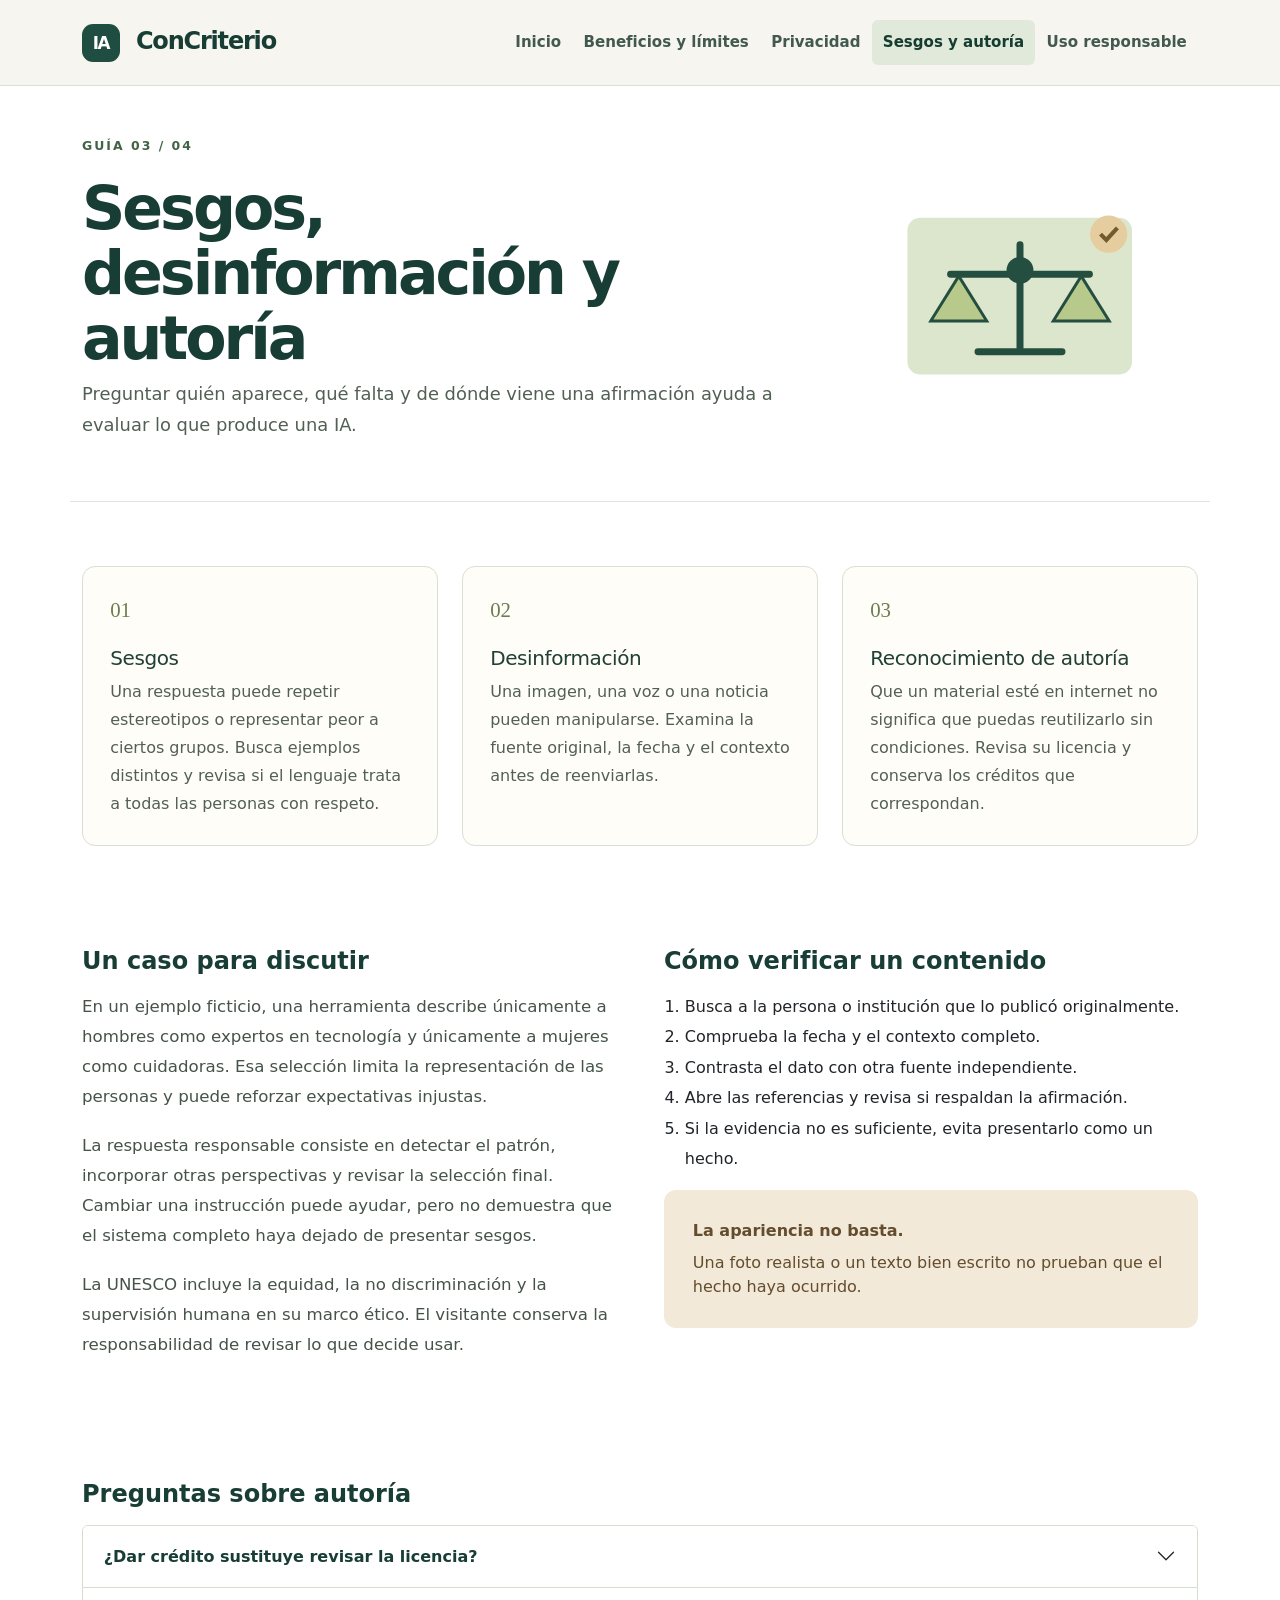
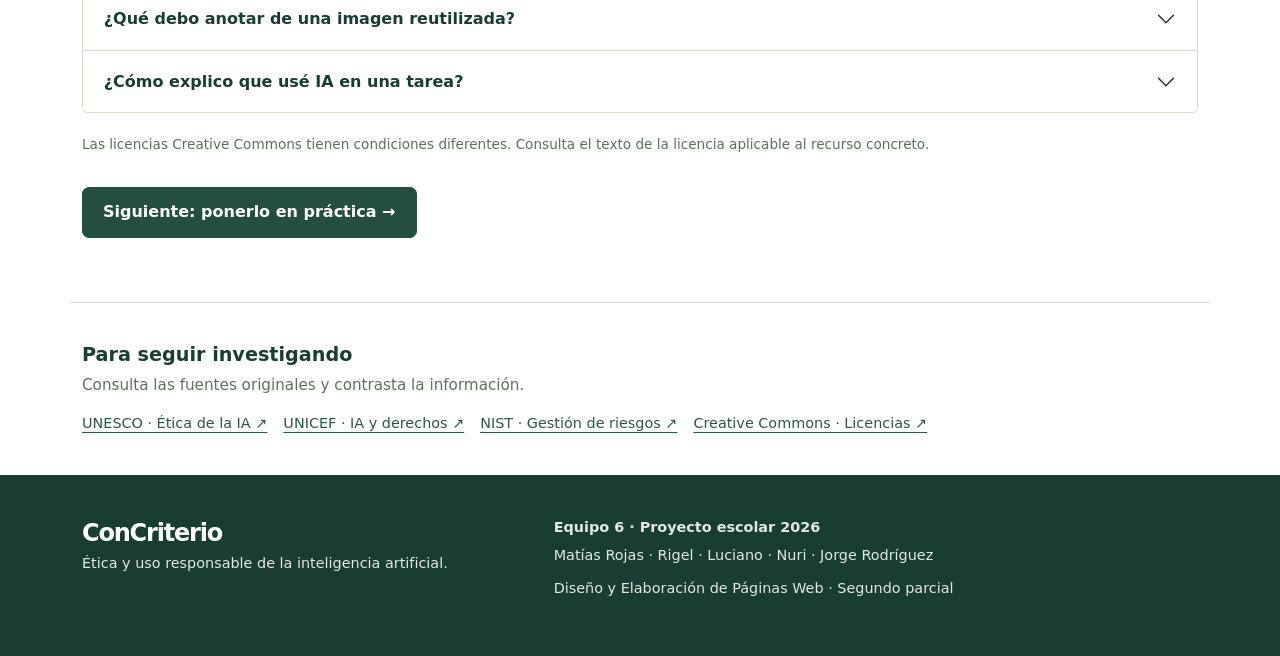
<file: DEPWP2_Rojas_Matias_WEB_CON_FOTOS/sesgos.html>
<!doctype html><html lang="es"><head><meta charset="utf-8"><meta name="viewport" content="width=device-width, initial-scale=1"><title>Sesgos desinformación y derechos de autor | ConCriterio</title><meta name="description" content="Cómo reconocer sesgos, verificar información y respetar la autoría de los recursos."><link rel="icon" href="imagenes/favicon.svg" type="image/svg+xml"><link rel="stylesheet" href="vendor/bootstrap/bootstrap.min.css"><link rel="stylesheet" href="css/estilos.css"></head><body><a class="skip-link" href="#contenido">Saltar al contenido</a><nav class="navbar navbar-expand-lg" aria-label="Navegación principal"><div class="container"><a class="navbar-brand" href="index.html"><span class="brand-icon">IA</span> ConCriterio</a><button class="navbar-toggler" type="button" data-bs-toggle="collapse" data-bs-target="#menu" aria-controls="menu" aria-expanded="false" aria-label="Abrir menú"><span class="navbar-toggler-icon"></span></button><div class="collapse navbar-collapse" id="menu"><ul class="navbar-nav ms-auto"><li class="nav-item"><a class="nav-link " href="index.html">Inicio</a></li><li class="nav-item"><a class="nav-link " href="beneficios.html">Beneficios y límites</a></li><li class="nav-item"><a class="nav-link " href="privacidad.html">Privacidad</a></li><li class="nav-item"><a class="nav-link active" aria-current="page" href="sesgos.html">Sesgos y autoría</a></li><li class="nav-item"><a class="nav-link " href="recomendaciones.html">Uso responsable</a></li></ul></div></div></nav><main id="contenido"><header class="page-head container"><div class="row align-items-center g-4"><div class="col-lg-8"><p class="eyebrow">GUÍA 03 / 04</p><h1>Sesgos, desinformación y autoría</h1><p class="lead">Preguntar quién aparece, qué falta y de dónde viene una afirmación ayuda a evaluar lo que produce una IA.</p></div><div class="col-lg-4"><img class="topic-image img-fluid" src="imagenes/sesgos.svg" alt="Ilustración sobre sesgos, desinformación y autoría" width="600" height="420"></div></div></header><section class="section container"><div class="row g-4"><div class="col-md-6 col-lg-4"><article class="card h-100"><div class="card-body"><span class="number">01</span><h3 class="card-title">Sesgos</h3><p class="card-text">Una respuesta puede repetir estereotipos o representar peor a ciertos grupos. Busca ejemplos distintos y revisa si el lenguaje trata a todas las personas con respeto.</p></div></article></div><div class="col-md-6 col-lg-4"><article class="card h-100"><div class="card-body"><span class="number">02</span><h3 class="card-title">Desinformación</h3><p class="card-text">Una imagen, una voz o una noticia pueden manipularse. Examina la fuente original, la fecha y el contexto antes de reenviarlas.</p></div></article></div><div class="col-md-6 col-lg-4"><article class="card h-100"><div class="card-body"><span class="number">03</span><h3 class="card-title">Reconocimiento de autoría</h3><p class="card-text">Que un material esté en internet no significa que puedas reutilizarlo sin condiciones. Revisa su licencia y conserva los créditos que correspondan.</p></div></article></div></div></section><section class="section-tight container"><div class="row g-5"><div class="col-lg-6 reading"><h2 class="subheading">Un caso para discutir</h2><p>En un ejemplo ficticio, una herramienta describe únicamente a hombres como expertos en tecnología y únicamente a mujeres como cuidadoras. Esa selección limita la representación de las personas y puede reforzar expectativas injustas.</p><p>La respuesta responsable consiste en detectar el patrón, incorporar otras perspectivas y revisar la selección final. Cambiar una instrucción puede ayudar, pero no demuestra que el sistema completo haya dejado de presentar sesgos.</p><p>La UNESCO incluye la equidad, la no discriminación y la supervisión humana en su marco ético. El visitante conserva la responsabilidad de revisar lo que decide usar.</p></div><div class="col-lg-6"><h2 class="subheading">Cómo verificar un contenido</h2><ol class="content-list"><li>Busca a la persona o institución que lo publicó originalmente.</li><li>Comprueba la fecha y el contexto completo.</li><li>Contrasta el dato con otra fuente independiente.</li><li>Abre las referencias y revisa si respaldan la afirmación.</li><li>Si la evidencia no es suficiente, evita presentarlo como un hecho.</li></ol><div class="quote-panel"><strong>La apariencia no basta.</strong><p class="mb-0 mt-2">Una foto realista o un texto bien escrito no prueban que el hecho haya ocurrido.</p></div></div></div></section><section class="section container"><h2 class="subheading">Preguntas sobre autoría</h2><div class="accordion" id="autoria"><div class="accordion-item"><h3 class="accordion-header"><button class="accordion-button collapsed" type="button" data-bs-toggle="collapse" data-bs-target="#autoria0" aria-expanded="false" aria-controls="autoria0">¿Dar crédito sustituye revisar la licencia?</button></h3><div id="autoria0" class="accordion-collapse collapse" data-bs-parent="#autoria"><div class="accordion-body">No. El crédito reconoce la fuente; la licencia indica qué usos se permiten y bajo qué condiciones. Comprueba ambos antes de reutilizar una imagen, un texto o un recurso.</div></div></div><div class="accordion-item"><h3 class="accordion-header"><button class="accordion-button collapsed" type="button" data-bs-toggle="collapse" data-bs-target="#autoria1" aria-expanded="false" aria-controls="autoria1">¿Qué debo anotar de una imagen reutilizada?</button></h3><div id="autoria1" class="accordion-collapse collapse" data-bs-parent="#autoria"><div class="accordion-body">Conserva el título si está disponible, el nombre del autor, el enlace de origen y la licencia. Si la modificaste, indícalo cuando la licencia lo requiera.</div></div></div><div class="accordion-item"><h3 class="accordion-header"><button class="accordion-button collapsed" type="button" data-bs-toggle="collapse" data-bs-target="#autoria2" aria-expanded="false" aria-controls="autoria2">¿Cómo explico que usé IA en una tarea?</button></h3><div id="autoria2" class="accordion-collapse collapse" data-bs-parent="#autoria"><div class="accordion-body">Sigue las reglas de la asignatura. Describe la herramienta utilizada, en qué parte ayudó y qué revisaste o modificaste. No afirmes que un proceso fue completamente propio si no lo fue.</div></div></div></div><p class="citation-note">Las licencias Creative Commons tienen condiciones diferentes. Consulta el texto de la licencia aplicable al recurso concreto.</p><a class="btn btn-primary mt-3" href="recomendaciones.html">Siguiente: ponerlo en práctica →</a></section></main><section class="sources container" aria-labelledby="fuentes"><h2 id="fuentes">Para seguir investigando</h2><p>Consulta las fuentes originales y contrasta la información.</p><div class="d-flex flex-wrap gap-3"><a href="https://www.unesco.org/en/artificial-intelligence/recommendation-ethics" target="_blank" rel="noopener noreferrer">UNESCO · Ética de la IA ↗</a><a href="https://www.unicef.org/innocenti/reports/policy-guidance-ai-children" target="_blank" rel="noopener noreferrer">UNICEF · IA y derechos ↗</a><a href="https://www.nist.gov/itl/ai-risk-management-framework" target="_blank" rel="noopener noreferrer">NIST · Gestión de riesgos ↗</a><a href="https://creativecommons.org/cc-licenses/" target="_blank" rel="noopener noreferrer">Creative Commons · Licencias ↗</a></div></section><footer class="footer"><div class="container"><div class="row g-3"><div class="col-lg-5"><a href="index.html" class="footer-brand">ConCriterio</a><p>Ética y uso responsable de la inteligencia artificial.</p></div><div class="col-lg-7"><p class="mb-1"><strong>Equipo 6 · Proyecto escolar 2026</strong></p><p class="mb-0">Matías Rojas · Rigel · Luciano · Nuri · Jorge Rodríguez</p><p class="small mt-2">Diseño y Elaboración de Páginas Web · Segundo parcial</p></div></div></div></footer><script src="vendor/bootstrap/bootstrap.bundle.min.js"></script><script src="js/sitio.js"></script></body></html>
</file>
<file: DEPWP2_Rojas_Matias_WEB_CON_FOTOS/css/estilos.css>
/* Identidad compartida. Todos los selectores propios usan class o id. */
.navbar{background:#f7f5ef;border-bottom:1px solid #dadfd7;padding:1.1rem 0}.navbar-brand,.footer-brand{font-weight:800;letter-spacing:-.05em;font-size:1.5rem;color:#183d35;text-decoration:none}.brand-icon{display:inline-flex;background:#204d41;color:#fff;align-items:center;justify-content:center;width:38px;height:38px;margin-right:.55rem;border-radius:11px;letter-spacing:-.08em;font-size:1.05rem}.nav-link{font-size:.94rem;font-weight:600;color:#425950;padding:.7rem!important;border-radius:6px}.nav-link.active{background:#e1e9db;color:#153c30!important}.nav-link:hover{color:#173e31;background:#e9ede4}.skip-link{position:absolute;top:-100px;left:1rem;z-index:1100;background:#fff;padding:1rem}.skip-link:focus{top:0}.hero{background:#eff0e6;padding:4.5rem 0 4rem}.eyebrow{color:#426346;font-size:.78rem;font-weight:800;letter-spacing:.16em;margin-bottom:1.3rem}.hero-title{font-size:clamp(2.8rem,5.3vw,5.4rem);line-height:1.03;letter-spacing:-.065em;color:#183d35;font-weight:750;margin-bottom:1.4rem;max-width:750px}.accent{font-family:Georgia,serif;font-style:italic;color:#597947;font-weight:400}.hero-copy{font-size:1.12rem;line-height:1.7;max-width:540px;color:#44584b}.hero-image{width:100%;max-height:440px;object-fit:contain}.hero-actions{margin-top:1.8rem;display:flex;gap:1rem;flex-wrap:wrap}.btn{padding:.8rem 1.25rem;border-radius:7px;font-weight:650}.btn-primary{--bs-btn-bg:#234e40;--bs-btn-border-color:#234e40;--bs-btn-hover-bg:#16382c;--bs-btn-hover-border-color:#16382c;--bs-btn-active-bg:#16382c;--bs-btn-active-border-color:#16382c}.btn-outline-dark{--bs-btn-color:#234e40;--bs-btn-border-color:#758b78;--bs-btn-hover-bg:#234e40}.intro-strip{background:#dfe6d6;padding:1.3rem 0;color:#304f37}.section{padding-top:4rem;padding-bottom:4rem}.section-title{font-size:clamp(1.8rem,3vw,2.6rem);letter-spacing:-.04em;color:#183d35;font-weight:750;margin-bottom:1rem}.section-copy{color:#536052;line-height:1.8;max-width:720px}.card{border:1px solid #d9dfd2;border-radius:13px;box-shadow:none;background:#fffdf8}.card-body{padding:1.7rem}.card-title{font-size:1.25rem;letter-spacing:-.02em;color:#203f35;margin-top:1.3rem}.card-text{color:#526054;line-height:1.75}.number{font-family:Georgia,serif;font-size:1.3rem;color:#6b7d4d}.route-card{display:block;height:100%;padding:1.8rem;border-top:2px solid #54764a;color:#173e31;text-decoration:none;background:#f1f2e9;border-radius:0 0 12px 12px}.route-title{font-size:1.35rem;font-weight:700;margin:1.3rem 0 .75rem}.route-card:hover{background:#e3e9d9}.route-copy{color:#526054;line-height:1.65}.panel{background:#edf0e4;border:1px solid #d3ddc6;border-radius:14px;padding:2rem}.panel-title{font-size:1.55rem;color:#183d35;letter-spacing:-.035em}.page-head{padding-top:3.2rem;padding-bottom:2.8rem;border-bottom:1px solid #dfe3d9}.page-head h1{font-size:clamp(2.1rem,4.7vw,3.8rem);letter-spacing:-.05em;color:#183d35;font-weight:750;line-height:1.08}.page-head .lead{font-size:1.12rem;max-width:700px;color:#526054;line-height:1.7}.topic-image{max-height:245px;width:100%;object-fit:contain}.subheading{font-size:1.5rem;color:#183d35;margin-bottom:1rem;font-weight:700}.reading{font-size:1.04rem;line-height:1.8;color:#455348}.reading p{margin-bottom:1.2rem}.reading li{margin-bottom:.6rem}.sources{padding:2.5rem 12px;border-top:1px solid #d8dfd3}.sources h2{font-size:1.2rem;color:#183d35;font-weight:700}.sources a{color:#285943;text-underline-offset:4px;font-size:.9rem}.sources p{font-size:.95rem;color:#60705f}.footer{background:#193d33;color:#e4e9df;padding:2.5rem 0}.footer-brand{color:#fff}.footer p{font-size:.9rem;line-height:1.7}.carousel-panel{background:#163e33;color:#fff;border-radius:16px;overflow:hidden}.carousel-content{min-height:300px;padding:2.8rem 4.5rem;display:flex;align-items:center;gap:2rem}.carousel-art{width:160px;height:160px;object-fit:contain}.carousel-heading{font-size:1.8rem;letter-spacing:-.025em}.carousel-paragraph{line-height:1.7;max-width:580px;color:#e0e9dc}.accordion-button{font-weight:650;color:#183d35;padding:1.3rem}.accordion-button:not(.collapsed){background:#e5eddd;color:#183d35}.accordion-body{line-height:1.8;color:#4b5d4e}.accordion-item{border-color:#d5ddce}.checklist{line-height:2}.form-label{font-weight:650;color:#274738}.form-control:focus,.form-select:focus,.form-check-input:focus,.accordion-button:focus{border-color:#557848;box-shadow:0 0 0 .2rem #79976c40}.form-check-input:checked{background-color:#315940;border-color:#315940}.result{background:#e3edda;padding:1.5rem;border-radius:10px;margin-top:1.5rem}.table-wrap{overflow-x:auto}.comparison{--bs-table-bg:#fffdf8;--bs-table-color:#344a3b;vertical-align:middle}.comparison th{background:#e5ebdc}.comparison td,.comparison th{padding:1rem}.case-label{display:inline-block;background:#e2e9d9;color:#2d5335;padding:.35rem .65rem;border-radius:4px;font-size:.8rem;font-weight:700;margin-bottom:1rem}.citation-note{font-size:.85rem;color:#5d705d;margin-top:1.3rem}.modal-title{color:#183d35;font-weight:750}.modal-body{color:#4b5d4e;line-height:1.7}.text-link{color:#315d3e;font-weight:650;text-underline-offset:4px}.quote-panel{background:#f2e9d8;border-radius:12px;padding:1.8rem;color:#644d2e}.content-list{padding-left:1.3rem;line-height:1.9}.step{border-bottom:1px solid #d8dfcf;padding:1.5rem 0}.step-title{font-size:1.2rem;font-weight:750;color:#244837}.step-number{font-size:1rem;font-family:Georgia,serif;color:#6a7d4c;margin-right:.6rem}.privacy-note{font-size:.88rem;color:#576c58}.bad-example{border-left:4px solid #b58b65;padding-left:1rem}.good-example{border-left:4px solid #54764a;padding-left:1rem}.progress-label{font-weight:700;font-size:.9rem;color:#436547}.home-end{background:#f4eddf}.carousel-control-prev,.carousel-control-next{width:8%}.small-note{font-size:.87rem;color:#5f715e}.modal-content{border-radius:14px}.section-tight{padding-top:2.3rem;padding-bottom:2.3rem}
@media(min-width:1400px){.container{max-width:1180px}}@media(max-width:991px){.hero{padding:3rem 0}.hero-image{max-height:330px}.navbar-collapse{padding-top:1rem}.topic-image{max-height:190px}.section{padding-top:2.8rem;padding-bottom:2.8rem}}@media(max-width:575px){.container{padding-left:20px;padding-right:20px}.hero{padding:2.5rem 0}.hero-title{font-size:3rem}.hero-image{max-height:280px}.carousel-content{padding:2rem 2.4rem;display:block;min-height:440px}.carousel-art{width:105px;height:105px;margin-bottom:1rem}.carousel-heading{font-size:1.5rem}.panel{padding:1.4rem}.page-head{padding-top:2.5rem}.card-body{padding:1.4rem}.hero-actions .btn{width:100%}}@media(prefers-reduced-motion:reduce){.carousel-item{transition:none}}

/* Fotografías e ilustraciones proporcionadas por el equipo. */
.hero-image.photo-image,.topic-image.photo-image{display:block;height:auto;max-height:none;border-radius:16px}
</file>
